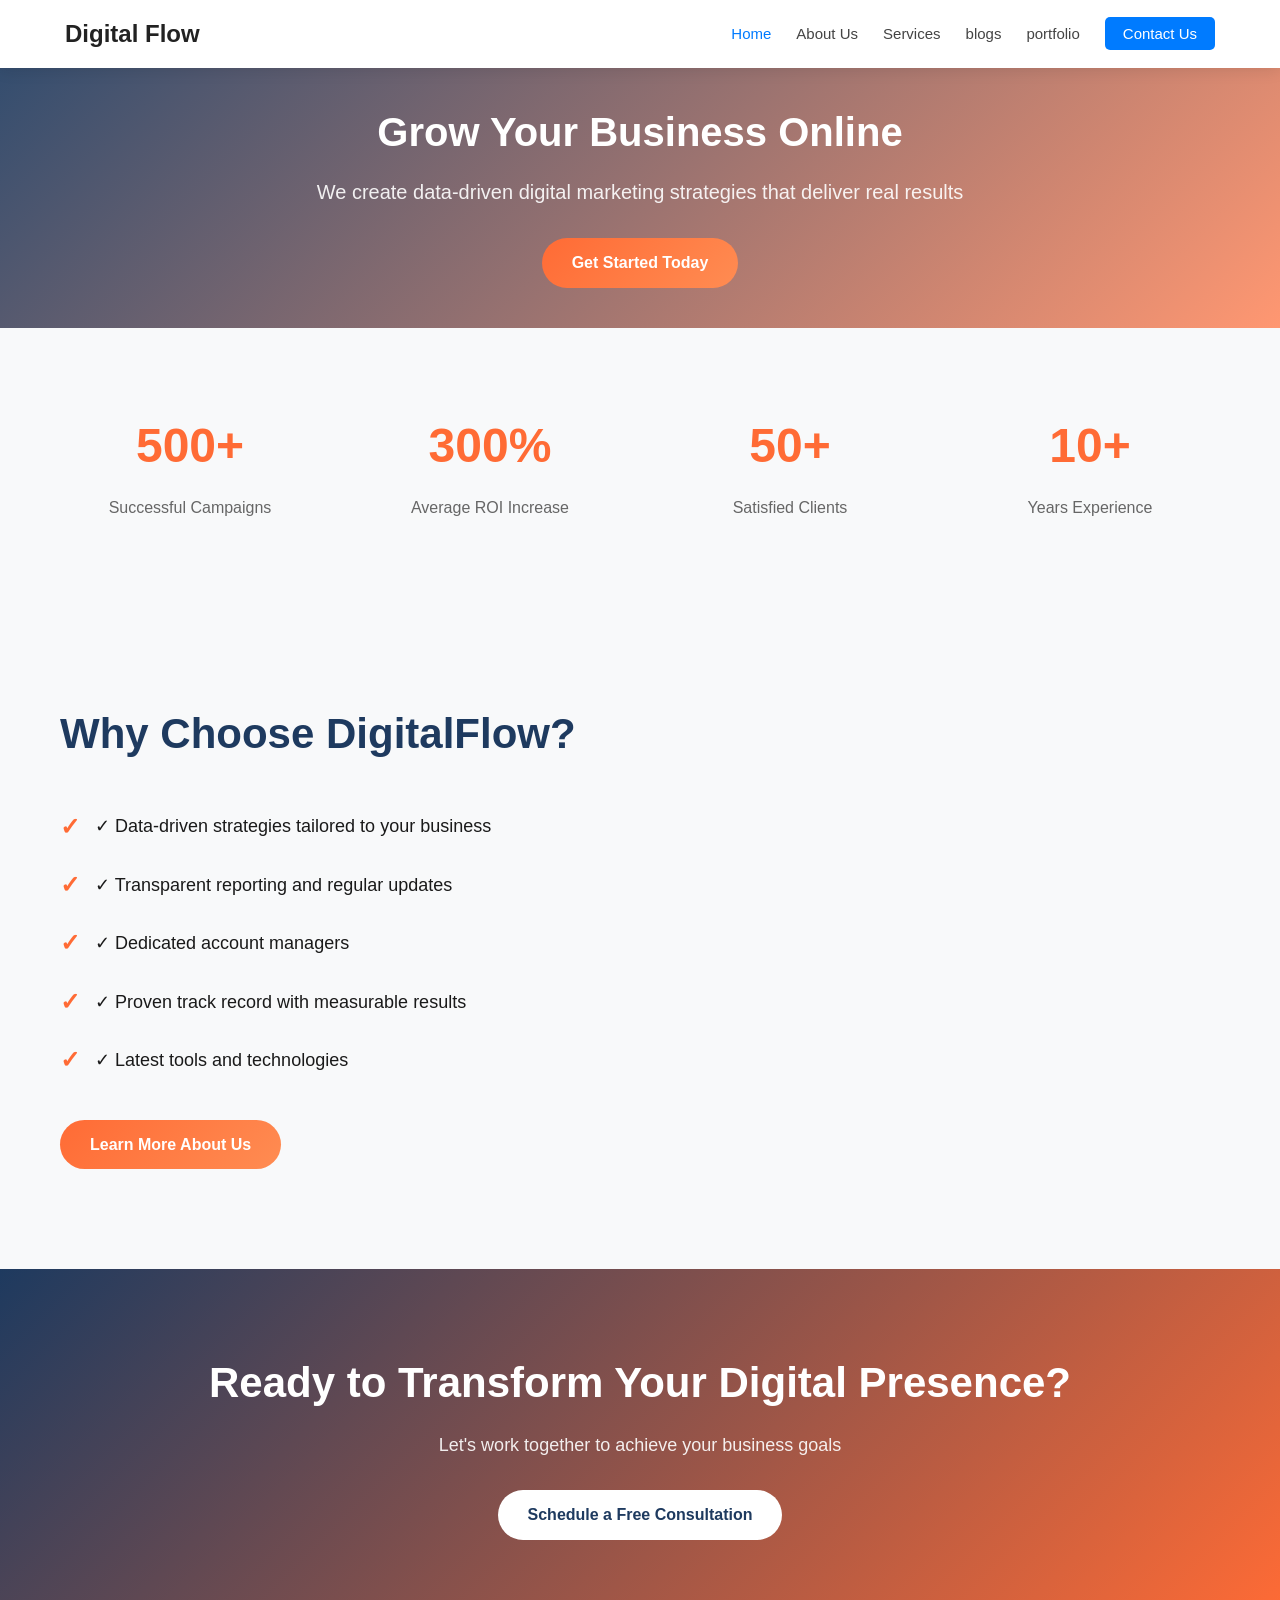
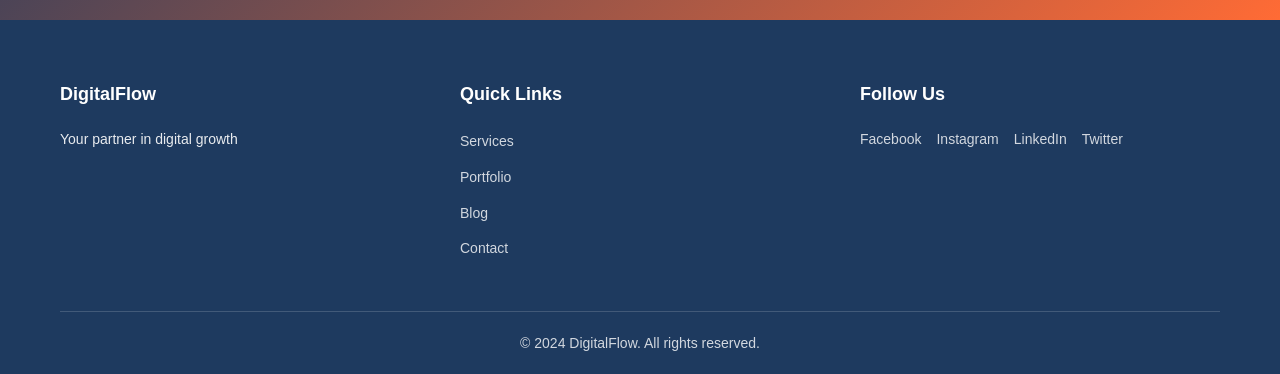
<file: index.html>
<!DOCTYPE html>
<html lang="en">
<head>
    <meta charset="UTF-8">
    <meta name="viewport" content="width=device-width, initial-scale=1.0">
    <title>DigitalFlow - Professional Digital Marketing Agency</title>
    <link rel="stylesheet" href="css/style.css">
    <script async src="https://pagead2.googlesyndication.com/pagead/js/adsbygoogle.js?client=ca-pub-6858215413914356"
     crossorigin="anonymous"></script>
</head>
<body>

    <!-- Navigation -->
   <header>
    <nav class="navbar">
        <!-- Logo / Website Name -->
        <a href="#" class="logo">Digital Flow</a>

        <!-- Main Navigation Links -->
        <ul class="nav-links" id="navLinks">
            <li><a href="#home" class="active">Home</a></li>
            <li><a href="about.html">About Us</a></li>
            <li><a href="services.html">Services</a></li>
            <li><a href="blog.html">blogs</a></li>
              <li><a href="portfolio.html">portfolio</a> </li>
            <li><a href="contact.html" class="btn-nav">Contact Us</a></li>
        </ul>

        <!-- Mobile Toggler -->
        <div class="menu-icon" id="menuIcon">
            <span></span>
            <span></span>
            <span></span>
        </div>
    </nav>
</header>

    <!-- Hero Section -->
    <section class="hero">
        <div class="hero-content">
            <h1>Grow Your Business Online</h1>
            <p>We create data-driven digital marketing strategies that deliver real results</p>
            <a href="contact.html" class="btn btn-primary">Get Started Today</a>
        </div>
        <div class="hero-background"></div>
         </section>
<section class="stats">
    <div class="container">
     <div class="stat-card">
                <h3>500+</h3>
                <p>Successful Campaigns</p>
            </div>
            <div class="stat-card">
                <h3>300%</h3>
                <p>Average ROI Increase</p>
            </div>
            <div class="stat-card">
                <h3>50+</h3>
                <p>Satisfied Clients</p>
            </div>
            <div class="stat-card">
                <h3>10+</h3>
                <p>Years Experience</p>
            </div>
            </div>
        </section>



    <!-- Why Choose Us -->
    <section class="why-us">
        <div class="container">
            <div class="why-content">
                <h2>Why Choose DigitalFlow?</h2>
                <ul class="features-list">
                    <li>✓ Data-driven strategies tailored to your business</li>
                    <li>✓ Transparent reporting and regular updates</li>
                    <li>✓ Dedicated account managers</li>
                    <li>✓ Proven track record with measurable results</li>
                    <li>✓ Latest tools and technologies</li>
                </ul>
                <a href="about.html" class="btn btn-primary">Learn More About Us</a>
            </div>
        </div>
    </section>

    <!-- CTA Section -->
    <section class="cta-section">
        <div class="container">
            <h2>Ready to Transform Your Digital Presence?</h2>
            <p>Let's work together to achieve your business goals</p>
            <a href="contact.html" class="btn btn-light">Schedule a Free Consultation</a>
        </div>
    </section>

    <!-- Footer -->
    <footer class="footer">
        <div class="container">
            <div class="footer-content">
                <div class="footer-section">
                    <h4>DigitalFlow</h4>
                    <p>Your partner in digital growth</p>
                </div>
                <div class="footer-section">
                    <h4>Quick Links</h4>
                    <ul>
                        <li><a href="services.html">Services</a></li>
                        <li><a href="portfolio.html">Portfolio</a></li>
                        <li><a href="blog.html">Blog</a></li>
                        <li><a href="contact.html">Contact</a></li>
                    </ul>
                </div>
                <div class="footer-section">
                    <h4>Follow Us</h4>
                    <div class="social-links">
                        <a href="#">Facebook</a>
                        <a href="#">Instagram</a>
                        <a href="#">LinkedIn</a>
                        <a href="#">Twitter</a>
                    </div>
                </div>
            </div>
            <div class="footer-bottom">
                <p>&copy; 2024 DigitalFlow. All rights reserved.</p>
            </div>
        </div>
    </footer>

    <script src="js/script.js"></script>
</body>
</html>
</file>
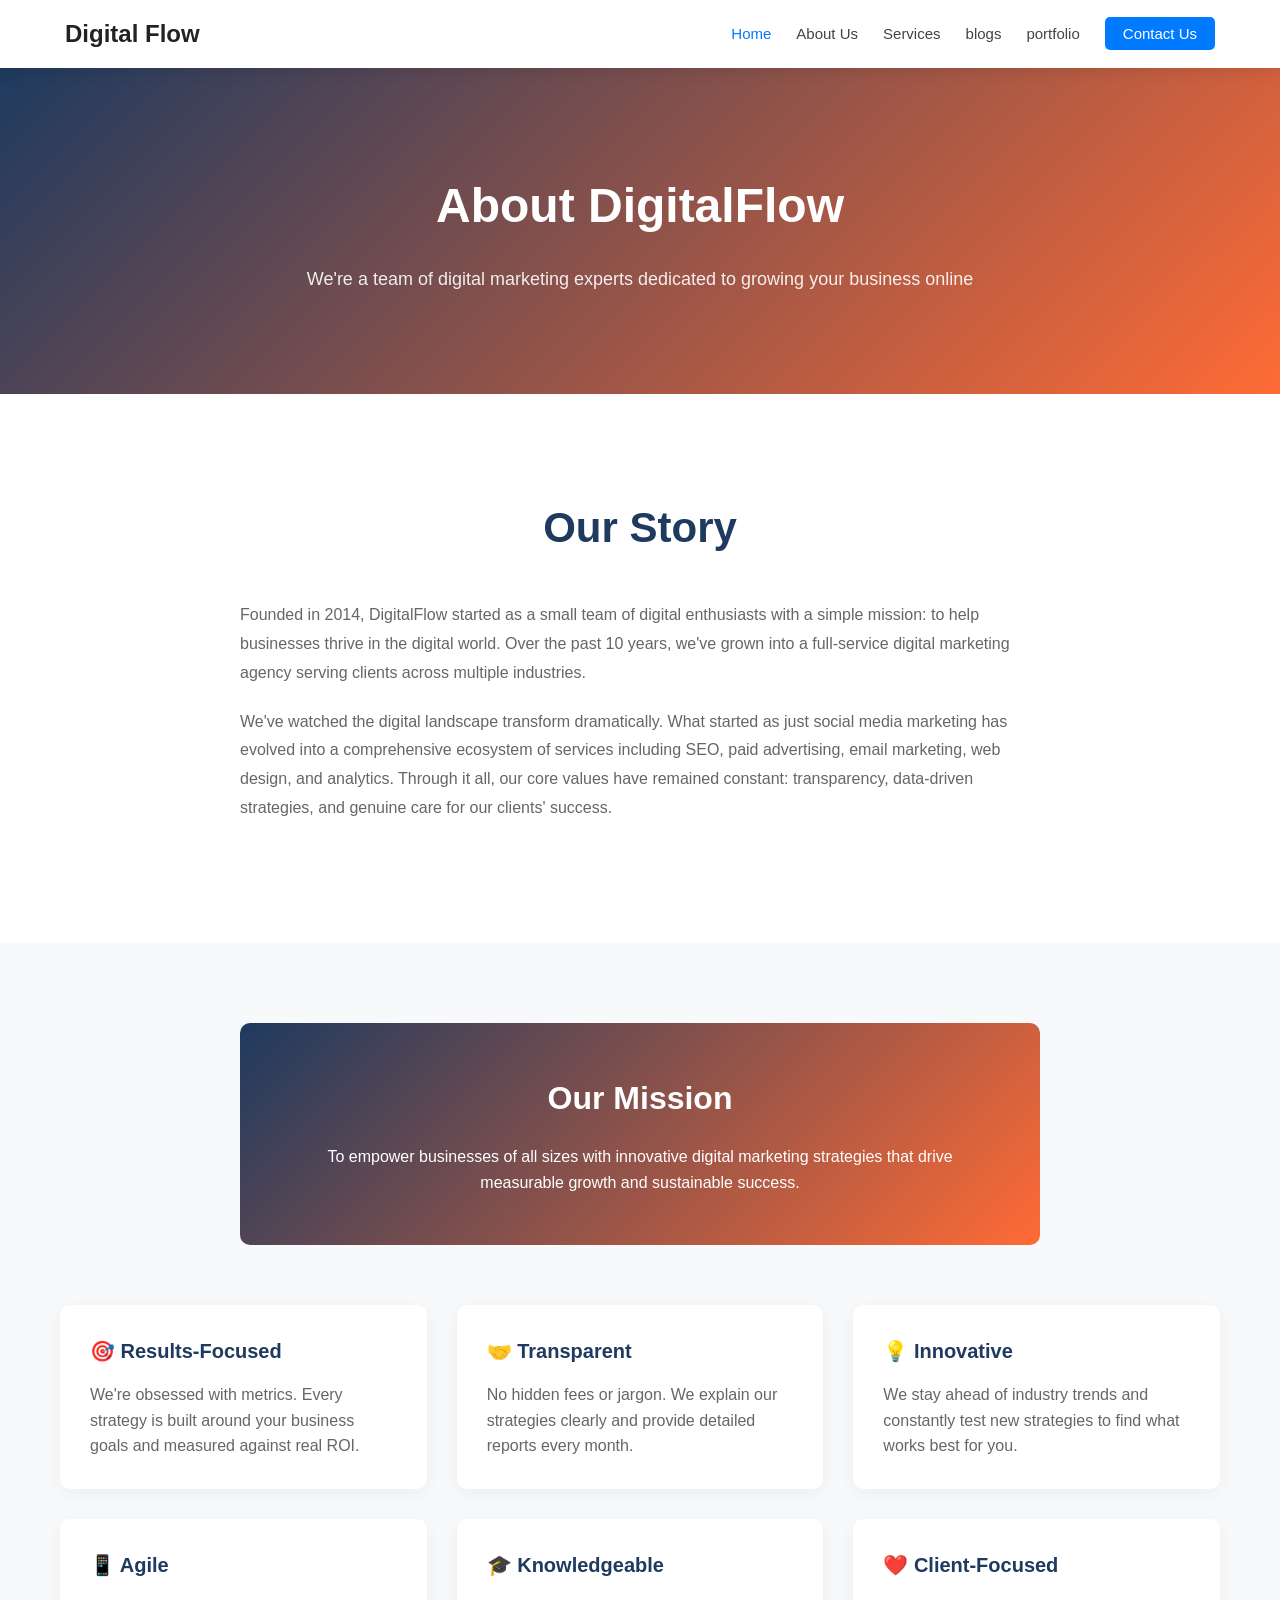
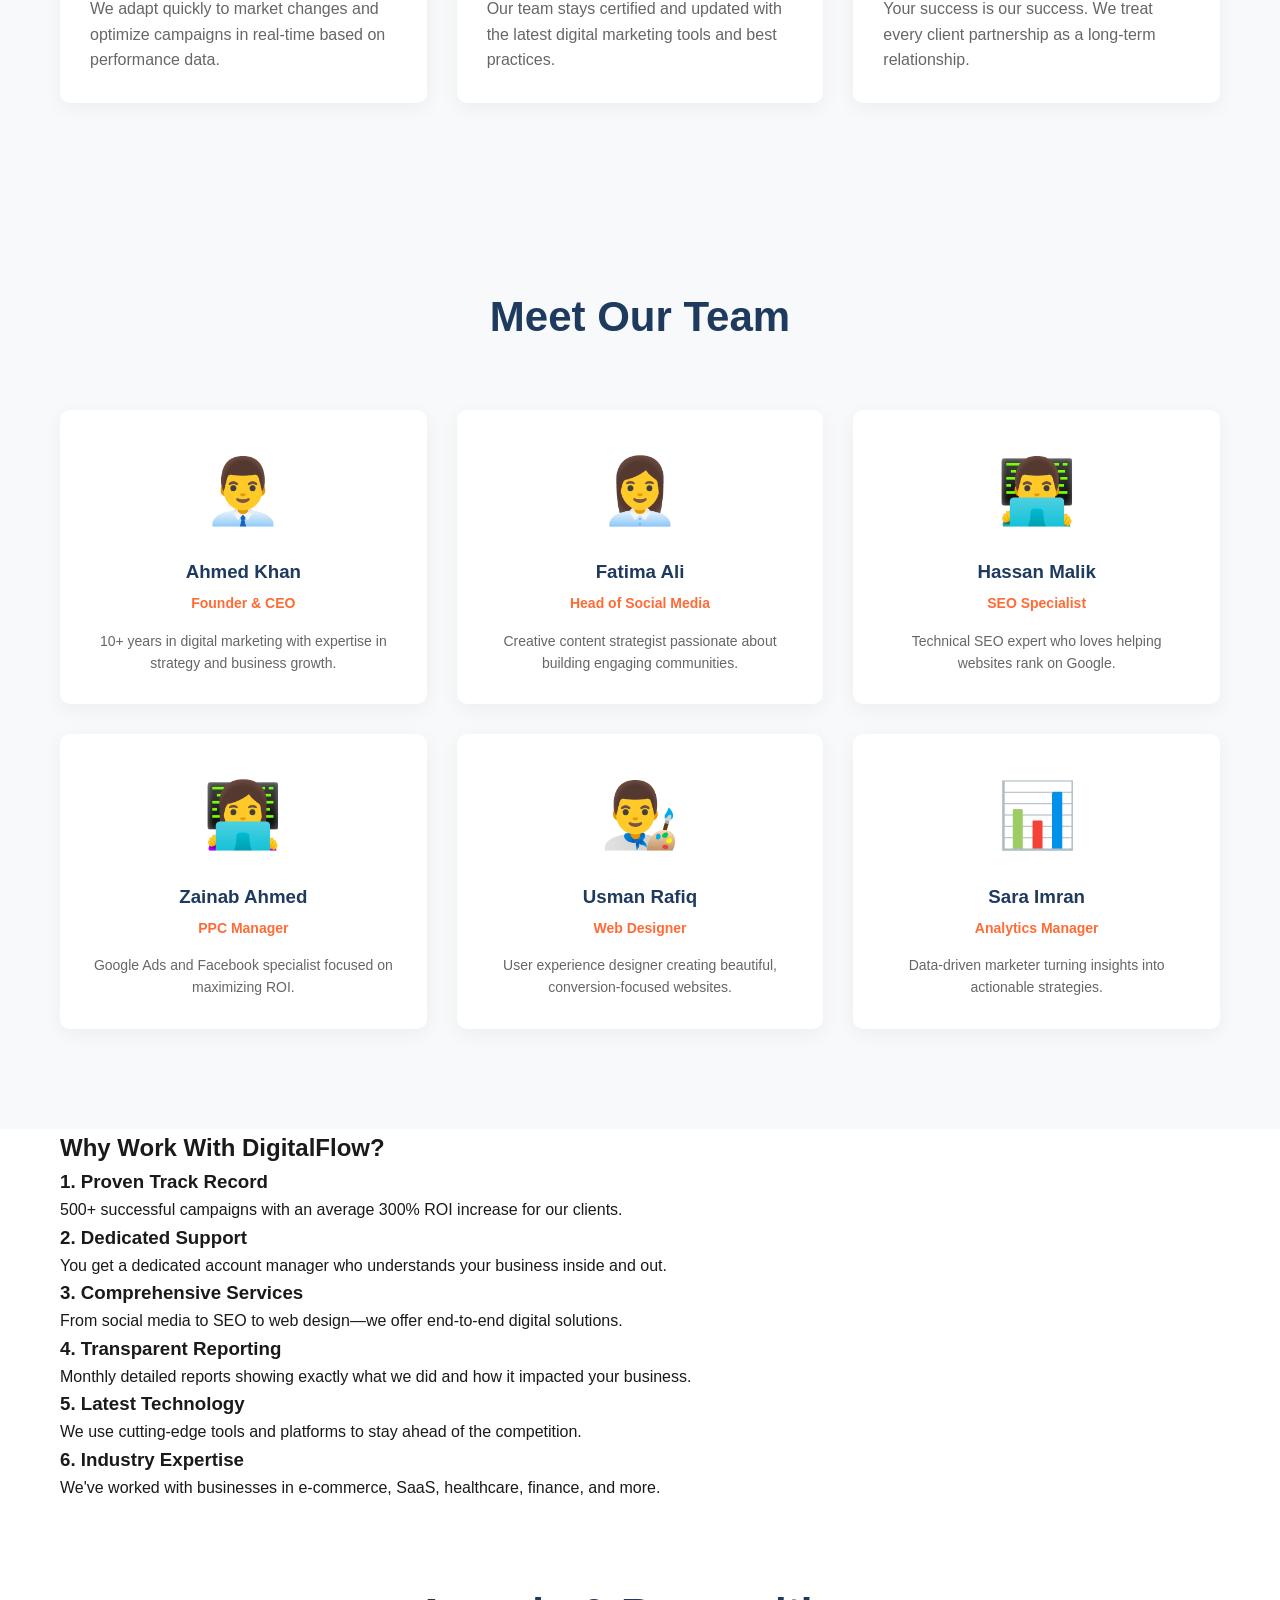
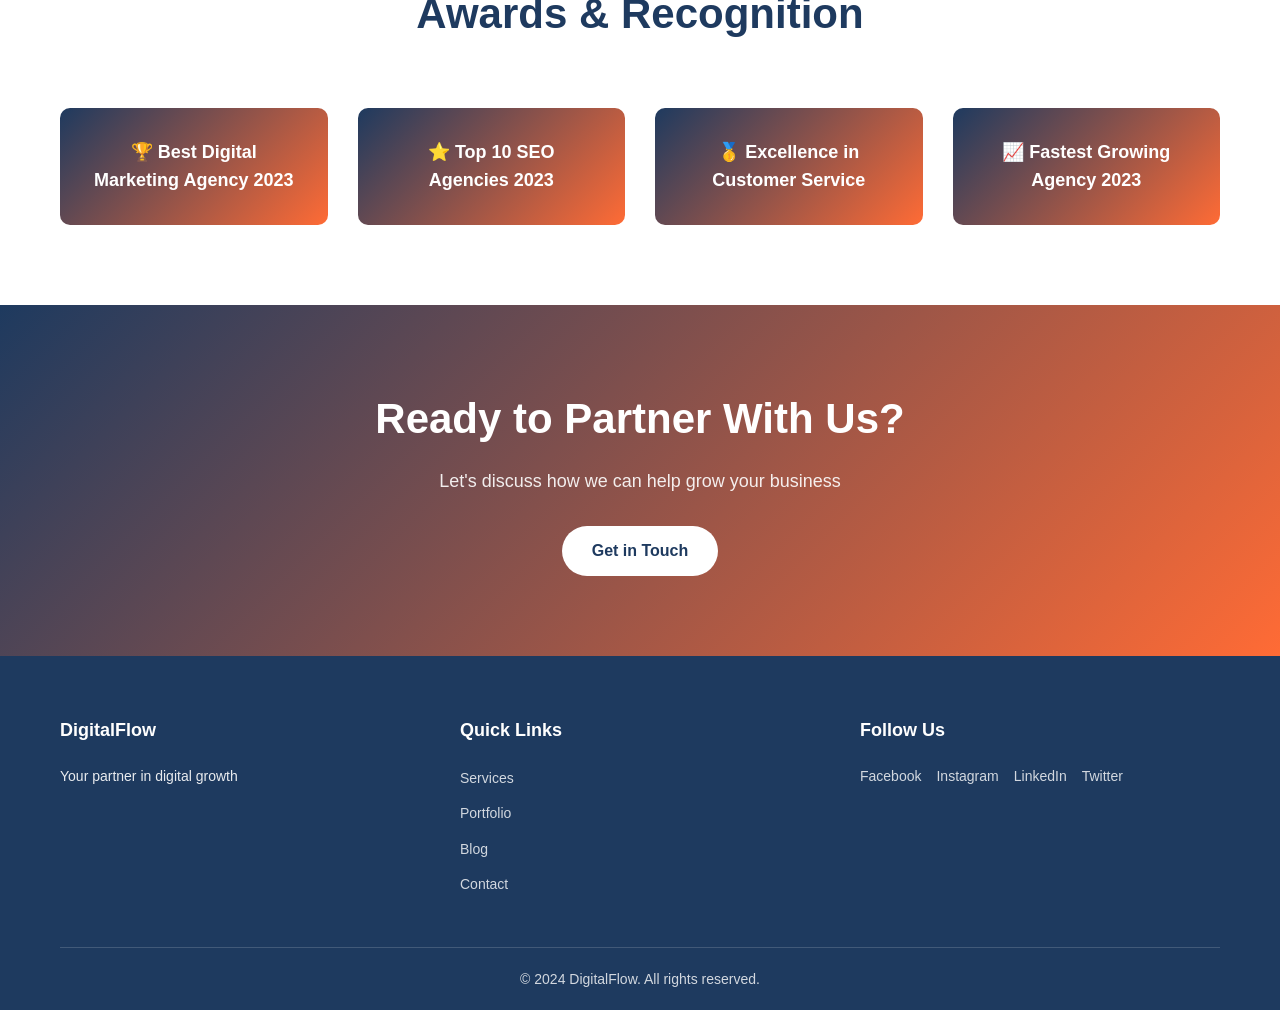
<file: about.html>
<!DOCTYPE html>
<html lang="en">
<head>
    <meta charset="UTF-8">
    <meta name="viewport" content="width=device-width, initial-scale=1.0">
    <title>About Us - Meet the DigitalFlow Team | Digital Marketing Agency</title>
    <link rel="stylesheet" href="css/style.css">
    <script async src="https://pagead2.googlesyndication.com/pagead/js/adsbygoogle.js?client=ca-pub-6858215413914356"
     crossorigin="anonymous"></script>
</head>
<body>
    <!-- Navigation -->
   <header>
    <nav class="navbar">
        <!-- Logo / Website Name -->
        <a href="#" class="logo">Digital Flow</a>

        <!-- Main Navigation Links -->
        <ul class="nav-links" id="navLinks">
            <li><a href="#home" class="active">Home</a></li>
            <li><a href="about.html">About Us</a></li>
            <li><a href="services.html">Services</a></li>
            <li><a href="blog.html">blogs</a></li>
              <li><a href="portfolio.html">portfolio</a> </li>
            <li><a href="contact.html" class="btn-nav">Contact Us</a></li>
        </ul>

        <!-- Mobile Toggler -->
        <div class="menu-icon" id="menuIcon">
            <span></span>
            <span></span>
            <span></span>
        </div>
    </nav>
</header>


    <!-- Page Hero -->
    <section class="page-hero">
        <div class="container">
            <h1>About DigitalFlow</h1>
            <p>We're a team of digital marketing experts dedicated to growing your business online</p>
        </div>
    </section>

    <!-- Our Story -->
    <section class="about-story">
        <div class="container">
            <h2>Our Story</h2>
            <div class="story-content">
                <p>Founded in 2014, DigitalFlow started as a small team of digital enthusiasts with a simple mission: to help businesses thrive in the digital world. Over the past 10 years, we've grown into a full-service digital marketing agency serving clients across multiple industries.</p>
                <p>We've watched the digital landscape transform dramatically. What started as just social media marketing has evolved into a comprehensive ecosystem of services including SEO, paid advertising, email marketing, web design, and analytics. Through it all, our core values have remained constant: transparency, data-driven strategies, and genuine care for our clients' success.</p>
            </div>
        </div>
    </section>

    <!-- Our Mission & Values -->
    <section class="mission-values">
        <div class="container">
            <div class="mission-box">
                <h3>Our Mission</h3>
                <p>To empower businesses of all sizes with innovative digital marketing strategies that drive measurable growth and sustainable success.</p>
            </div>
            <div class="values-grid">
                <div class="value-card">
                    <h4>🎯 Results-Focused</h4>
                    <p>We're obsessed with metrics. Every strategy is built around your business goals and measured against real ROI.</p>
                </div>
                <div class="value-card">
                    <h4>🤝 Transparent</h4>
                    <p>No hidden fees or jargon. We explain our strategies clearly and provide detailed reports every month.</p>
                </div>
                <div class="value-card">
                    <h4>💡 Innovative</h4>
                    <p>We stay ahead of industry trends and constantly test new strategies to find what works best for you.</p>
                </div>
                <div class="value-card">
                    <h4>📱 Agile</h4>
                    <p>We adapt quickly to market changes and optimize campaigns in real-time based on performance data.</p>
                </div>
                <div class="value-card">
                    <h4>🎓 Knowledgeable</h4>
                    <p>Our team stays certified and updated with the latest digital marketing tools and best practices.</p>
                </div>
                <div class="value-card">
                    <h4>❤️ Client-Focused</h4>
                    <p>Your success is our success. We treat every client partnership as a long-term relationship.</p>
                </div>
            </div>
        </div>
    </section>

    <!-- Team Section -->
    <section class="team">
        <div class="container">
            <h2>Meet Our Team</h2>
            <div class="team-grid">
                <div class="team-card">
                    <div class="team-image">👨‍💼</div>
                    <h3>Ahmed Khan</h3>
                    <p class="role">Founder & CEO</p>
                    <p>10+ years in digital marketing with expertise in strategy and business growth.</p>
                </div>
                <div class="team-card">
                    <div class="team-image">👩‍💼</div>
                    <h3>Fatima Ali</h3>
                    <p class="role">Head of Social Media</p>
                    <p>Creative content strategist passionate about building engaging communities.</p>
                </div>
                <div class="team-card">
                    <div class="team-image">👨‍💻</div>
                    <h3>Hassan Malik</h3>
                    <p class="role">SEO Specialist</p>
                    <p>Technical SEO expert who loves helping websites rank on Google.</p>
                </div>
                <div class="team-card">
                    <div class="team-image">👩‍💻</div>
                    <h3>Zainab Ahmed</h3>
                    <p class="role">PPC Manager</p>
                    <p>Google Ads and Facebook specialist focused on maximizing ROI.</p>
                </div>
                <div class="team-card">
                    <div class="team-image">👨‍🎨</div>
                    <h3>Usman Rafiq</h3>
                    <p class="role">Web Designer</p>
                    <p>User experience designer creating beautiful, conversion-focused websites.</p>
                </div>
                <div class="team-card">
                    <div class="team-image">📊</div>
                    <h3>Sara Imran</h3>
                    <p class="role">Analytics Manager</p>
                    <p>Data-driven marketer turning insights into actionable strategies.</p>
                </div>
            </div>
        </div>
    </section>

    <!-- Why Work With Us -->
    <section class="why-work">
        <div class="container">
            <h2>Why Work With DigitalFlow?</h2>
            <div class="reasons-grid">
                <div class="reason-card">
                    <h3>1. Proven Track Record</h3>
                    <p>500+ successful campaigns with an average 300% ROI increase for our clients.</p>
                </div>
                <div class="reason-card">
                    <h3>2. Dedicated Support</h3>
                    <p>You get a dedicated account manager who understands your business inside and out.</p>
                </div>
                <div class="reason-card">
                    <h3>3. Comprehensive Services</h3>
                    <p>From social media to SEO to web design—we offer end-to-end digital solutions.</p>
                </div>
                <div class="reason-card">
                    <h3>4. Transparent Reporting</h3>
                    <p>Monthly detailed reports showing exactly what we did and how it impacted your business.</p>
                </div>
                <div class="reason-card">
                    <h3>5. Latest Technology</h3>
                    <p>We use cutting-edge tools and platforms to stay ahead of the competition.</p>
                </div>
                <div class="reason-card">
                    <h3>6. Industry Expertise</h3>
                    <p>We've worked with businesses in e-commerce, SaaS, healthcare, finance, and more.</p>
                </div>
            </div>
        </div>
    </section>

    <!-- Awards & Recognition -->
    <section class="awards">
        <div class="container">
            <h2>Awards & Recognition</h2>
            <div class="awards-grid">
                <div class="award">🏆 Best Digital Marketing Agency 2023</div>
                <div class="award">⭐ Top 10 SEO Agencies 2023</div>
                <div class="award">🥇 Excellence in Customer Service</div>
                <div class="award">📈 Fastest Growing Agency 2023</div>
            </div>
        </div>
    </section>

    <!-- CTA Section -->
    <section class="cta-section">
        <div class="container">
            <h2>Ready to Partner With Us?</h2>
            <p>Let's discuss how we can help grow your business</p>
            <a href="contact.html" class="btn btn-light">Get in Touch</a>
        </div>
    </section>

    <!-- Footer -->
    <footer class="footer">
        <div class="container">
            <div class="footer-content">
                <div class="footer-section">
                    <h4>DigitalFlow</h4>
                    <p>Your partner in digital growth</p>
                </div>
                <div class="footer-section">
                    <h4>Quick Links</h4>
                    <ul>
                        <li><a href="services.html">Services</a></li>
                        <li><a href="portfolio.html">Portfolio</a></li>
                        <li><a href="blog.html">Blog</a></li>
                        <li><a href="contact.html">Contact</a></li>
                    </ul>
                </div>
                <div class="footer-section">
                    <h4>Follow Us</h4>
                    <div class="social-links">
                        <a href="#">Facebook</a>
                        <a href="#">Instagram</a>
                        <a href="#">LinkedIn</a>
                        <a href="#">Twitter</a>
                    </div>
                </div>
            </div>
            <div class="footer-bottom">
                <p>&copy; 2024 DigitalFlow. All rights reserved.</p>
            </div>
        </div>
    </footer>

    <script src="js/script.js"></script>
</body>
</html>
</file>
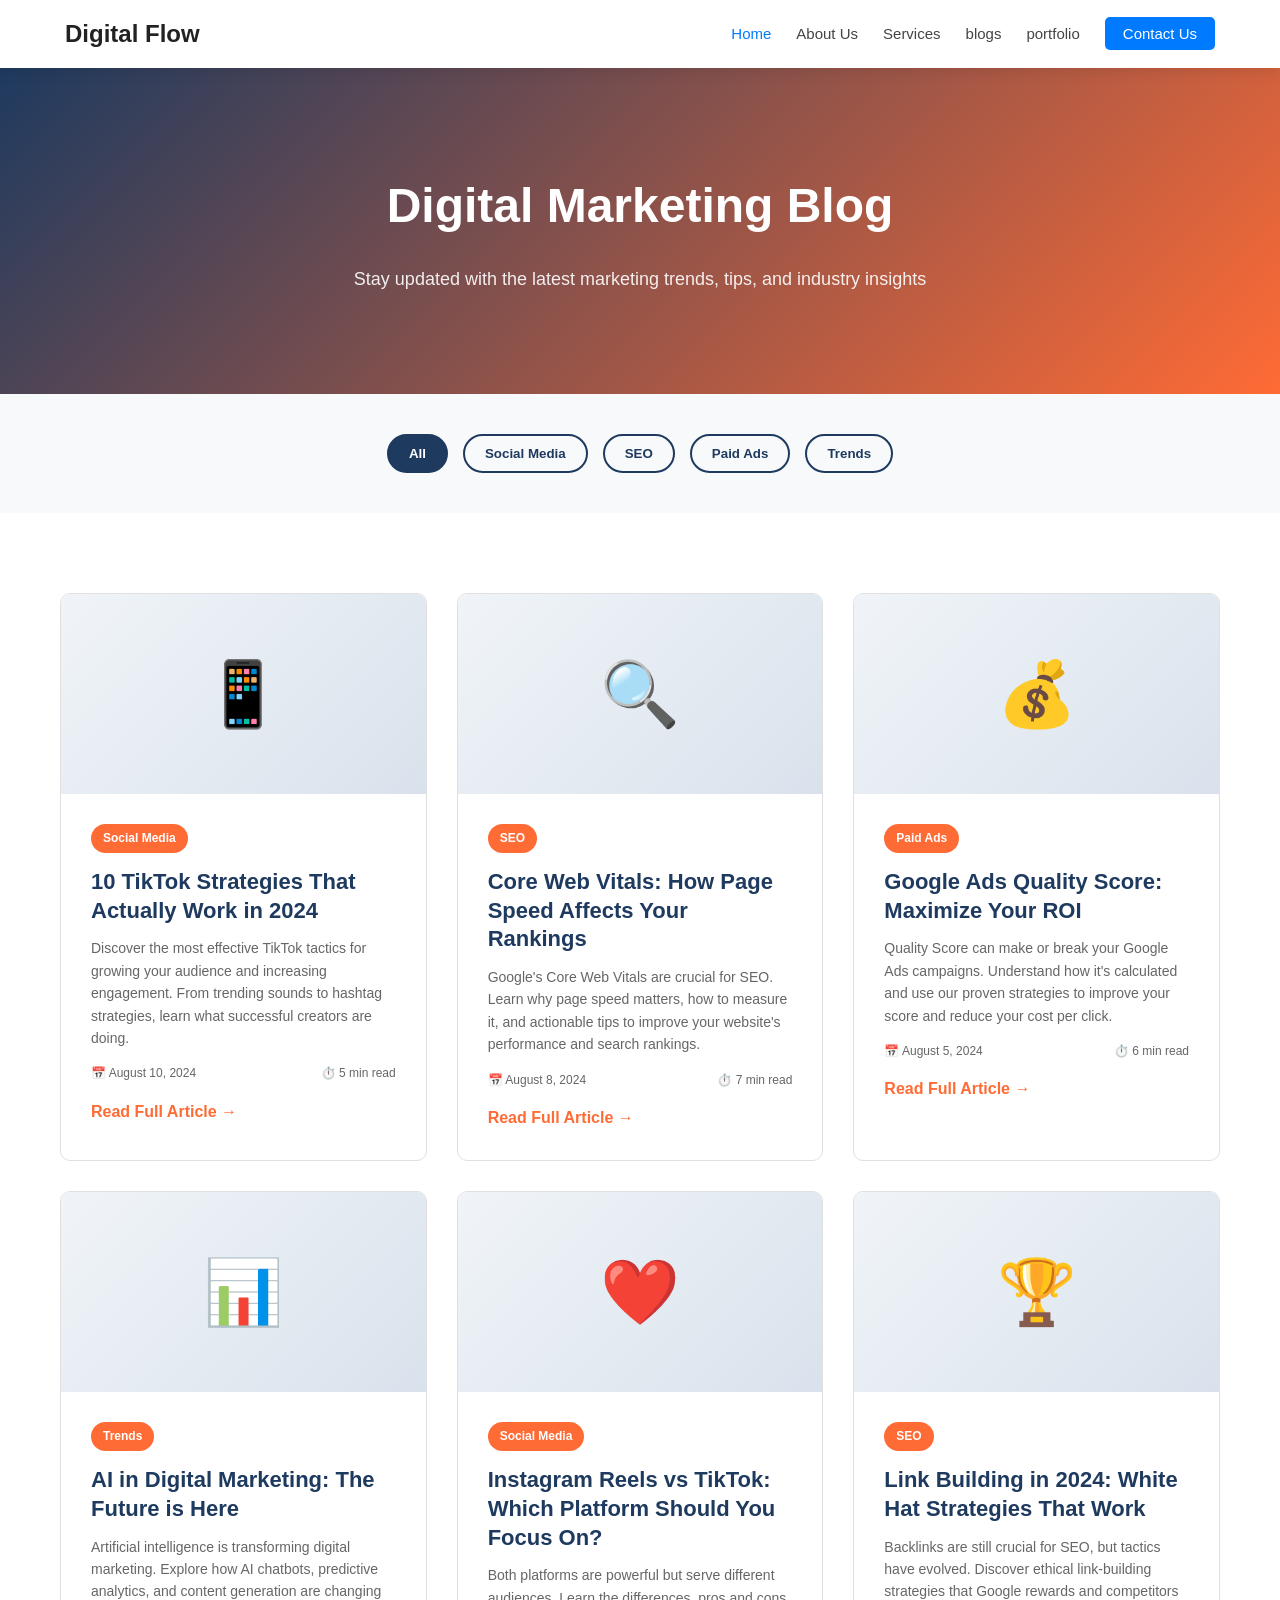
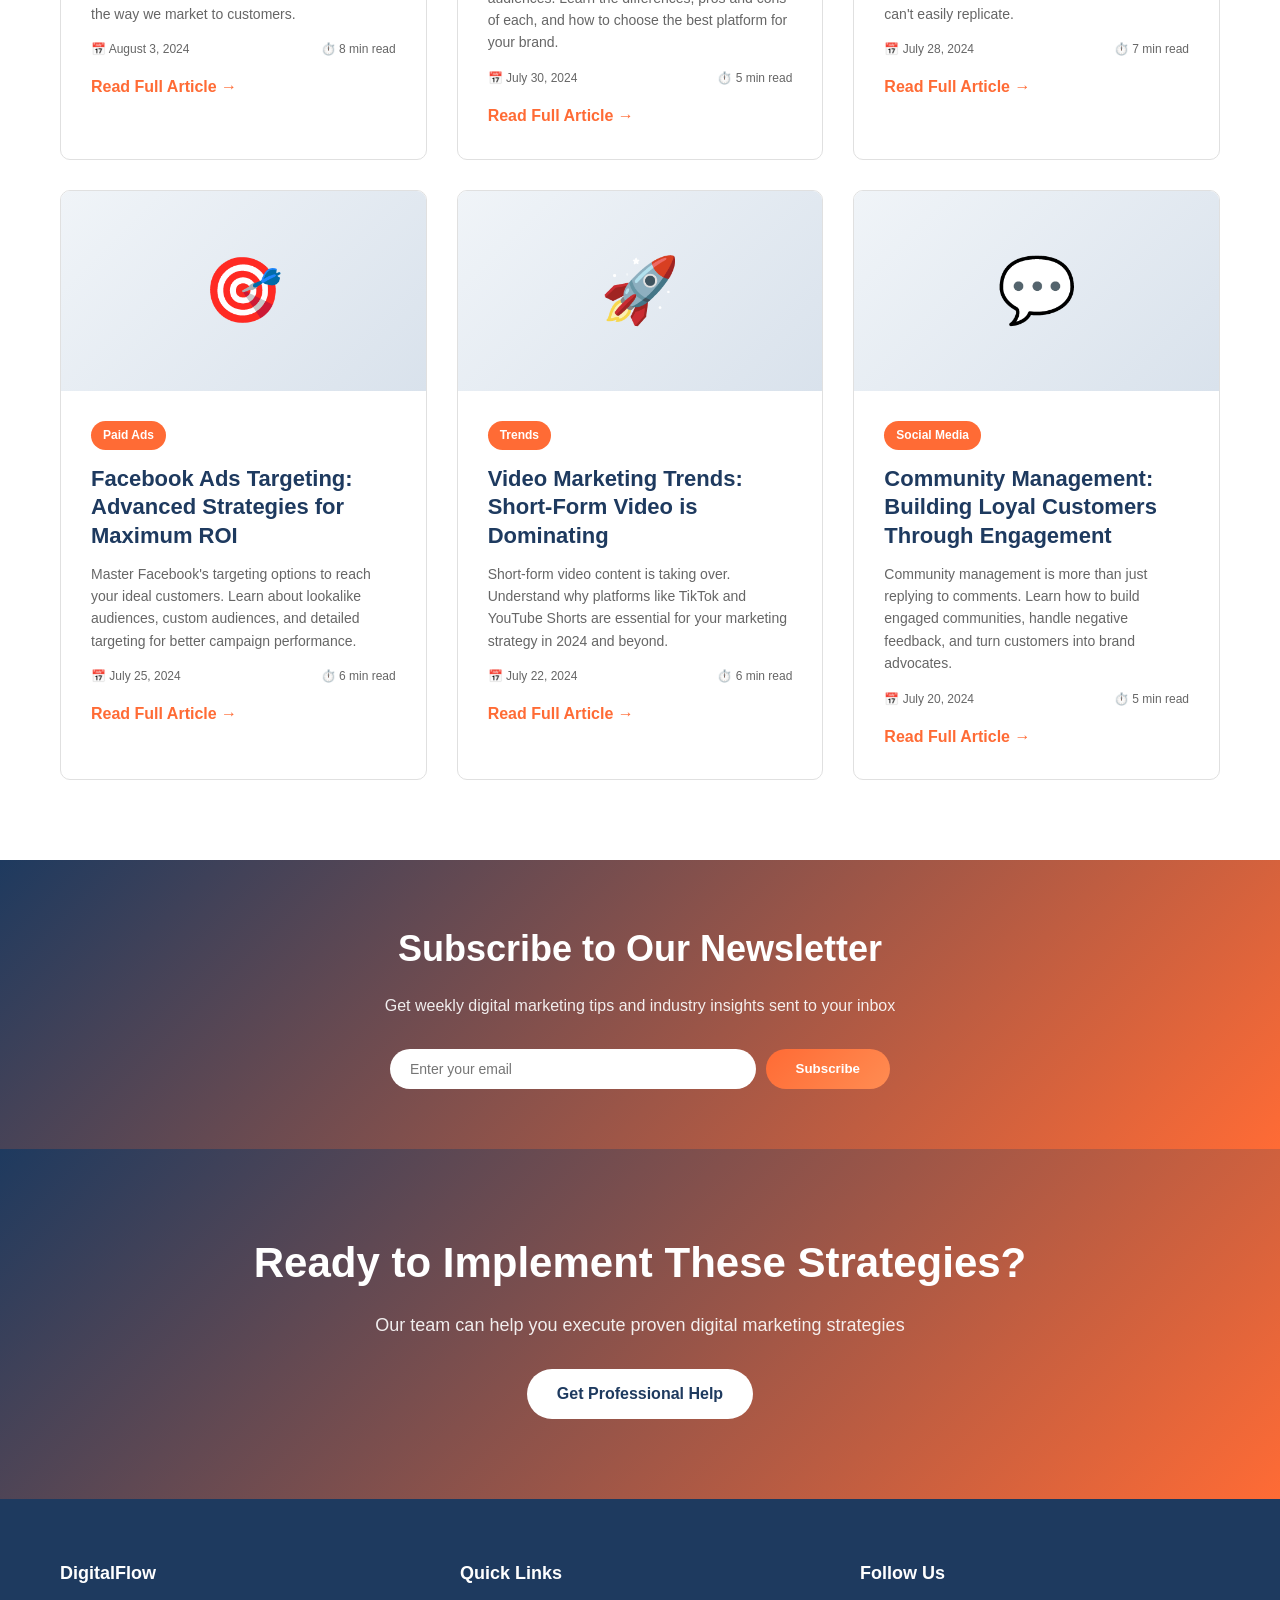
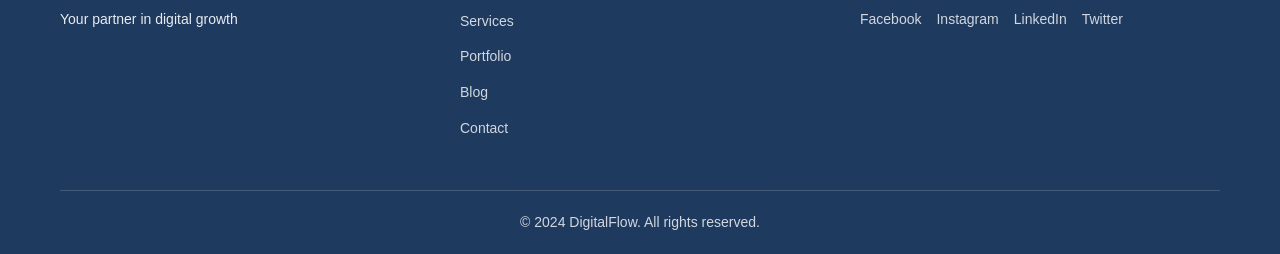
<file: blog.html>
<!DOCTYPE html>
<html lang="en">
<head>
    <meta charset="UTF-8">
    <meta name="viewport" content="width=device-width, initial-scale=1.0">
    <title>Digital Marketing Blog - Tips, Trends & Insights | DigitalFlow</title>
    <link rel="stylesheet" href="css/style.css">
</head>
<body>
    <!-- Navigation -->
   <header>
    <nav class="navbar">
        <!-- Logo / Website Name -->
        <a href="#" class="logo">Digital Flow</a>

        <!-- Main Navigation Links -->
        <ul class="nav-links" id="navLinks">
            <li><a href="#home" class="active">Home</a></li>
            <li><a href="about.html">About Us</a></li>
            <li><a href="services.html">Services</a></li>
            <li><a href="blog.html">blogs</a></li>
              <li><a href="portfolio.html">portfolio</a> </li>
            <li><a href="contact.html" class="btn-nav">Contact Us</a></li>
        </ul>

        <!-- Mobile Toggler -->
        <div class="menu-icon" id="menuIcon">
            <span></span>
            <span></span>
            <span></span>
        </div>
    </nav>
</header>

    <!-- Page Hero -->
    <section class="page-hero">
        <div class="container">
            <h1>Digital Marketing Blog</h1>
            <p>Stay updated with the latest marketing trends, tips, and industry insights</p>
        </div>
    </section>

    <!-- Blog Filter -->
    <section class="blog-filter">
        <div class="container">
            <div class="filter-buttons">
                <button class="filter-btn active" data-filter="all">All</button>
                <button class="filter-btn" data-filter="social">Social Media</button>
                <button class="filter-btn" data-filter="seo">SEO</button>
                <button class="filter-btn" data-filter="ads">Paid Ads</button>
                <button class="filter-btn" data-filter="trends">Trends</button>
            </div>
        </div>
    </section>

    <!-- Blog Posts Grid -->
    <section class="blog-section">
        <div class="container">
            <div class="blog-grid">
                <!-- Post 1 -->
                <article class="blog-card" data-category="social">
                    <div class="blog-image">📱</div>
                    <div class="blog-content">
                        <span class="category-tag">Social Media</span>
                        <h3>10 TikTok Strategies That Actually Work in 2024</h3>
                        <p>Discover the most effective TikTok tactics for growing your audience and increasing engagement. From trending sounds to hashtag strategies, learn what successful creators are doing.</p>
                        <div class="blog-meta">
                            <span>📅 August 10, 2024</span>
                            <span>⏱️ 5 min read</span>
                        </div>
                        <a href="#" class="read-more">Read Full Article →</a>
                    </div>
                </article>

                <!-- Post 2 -->
                <article class="blog-card" data-category="seo">
                    <div class="blog-image">🔍</div>
                    <div class="blog-content">
                        <span class="category-tag">SEO</span>
                        <h3>Core Web Vitals: How Page Speed Affects Your Rankings</h3>
                        <p>Google's Core Web Vitals are crucial for SEO. Learn why page speed matters, how to measure it, and actionable tips to improve your website's performance and search rankings.</p>
                        <div class="blog-meta">
                            <span>📅 August 8, 2024</span>
                            <span>⏱️ 7 min read</span>
                        </div>
                        <a href="#" class="read-more">Read Full Article →</a>
                    </div>
                </article>

                <!-- Post 3 -->
                <article class="blog-card" data-category="ads">
                    <div class="blog-image">💰</div>
                    <div class="blog-content">
                        <span class="category-tag">Paid Ads</span>
                        <h3>Google Ads Quality Score: Maximize Your ROI</h3>
                        <p>Quality Score can make or break your Google Ads campaigns. Understand how it's calculated and use our proven strategies to improve your score and reduce your cost per click.</p>
                        <div class="blog-meta">
                            <span>📅 August 5, 2024</span>
                            <span>⏱️ 6 min read</span>
                        </div>
                        <a href="#" class="read-more">Read Full Article →</a>
                    </div>
                </article>

                <!-- Post 4 -->
                <article class="blog-card" data-category="trends">
                    <div class="blog-image">📊</div>
                    <div class="blog-content">
                        <span class="category-tag">Trends</span>
                        <h3>AI in Digital Marketing: The Future is Here</h3>
                        <p>Artificial intelligence is transforming digital marketing. Explore how AI chatbots, predictive analytics, and content generation are changing the way we market to customers.</p>
                        <div class="blog-meta">
                            <span>📅 August 3, 2024</span>
                            <span>⏱️ 8 min read</span>
                        </div>
                        <a href="#" class="read-more">Read Full Article →</a>
                    </div>
                </article>

                <!-- Post 5 -->
                <article class="blog-card" data-category="social">
                    <div class="blog-image">❤️</div>
                    <div class="blog-content">
                        <span class="category-tag">Social Media</span>
                        <h3>Instagram Reels vs TikTok: Which Platform Should You Focus On?</h3>
                        <p>Both platforms are powerful but serve different audiences. Learn the differences, pros and cons of each, and how to choose the best platform for your brand.</p>
                        <div class="blog-meta">
                            <span>📅 July 30, 2024</span>
                            <span>⏱️ 5 min read</span>
                        </div>
                        <a href="#" class="read-more">Read Full Article →</a>
                    </div>
                </article>

                <!-- Post 6 -->
                <article class="blog-card" data-category="seo">
                    <div class="blog-image">🏆</div>
                    <div class="blog-content">
                        <span class="category-tag">SEO</span>
                        <h3>Link Building in 2024: White Hat Strategies That Work</h3>
                        <p>Backlinks are still crucial for SEO, but tactics have evolved. Discover ethical link-building strategies that Google rewards and competitors can't easily replicate.</p>
                        <div class="blog-meta">
                            <span>📅 July 28, 2024</span>
                            <span>⏱️ 7 min read</span>
                        </div>
                        <a href="#" class="read-more">Read Full Article →</a>
                    </div>
                </article>

                <!-- Post 7 -->
                <article class="blog-card" data-category="ads">
                    <div class="blog-image">🎯</div>
                    <div class="blog-content">
                        <span class="category-tag">Paid Ads</span>
                        <h3>Facebook Ads Targeting: Advanced Strategies for Maximum ROI</h3>
                        <p>Master Facebook's targeting options to reach your ideal customers. Learn about lookalike audiences, custom audiences, and detailed targeting for better campaign performance.</p>
                        <div class="blog-meta">
                            <span>📅 July 25, 2024</span>
                            <span>⏱️ 6 min read</span>
                        </div>
                        <a href="#" class="read-more">Read Full Article →</a>
                    </div>
                </article>

                <!-- Post 8 -->
                <article class="blog-card" data-category="trends">
                    <div class="blog-image">🚀</div>
                    <div class="blog-content">
                        <span class="category-tag">Trends</span>
                        <h3>Video Marketing Trends: Short-Form Video is Dominating</h3>
                        <p>Short-form video content is taking over. Understand why platforms like TikTok and YouTube Shorts are essential for your marketing strategy in 2024 and beyond.</p>
                        <div class="blog-meta">
                            <span>📅 July 22, 2024</span>
                            <span>⏱️ 6 min read</span>
                        </div>
                        <a href="#" class="read-more">Read Full Article →</a>
                    </div>
                </article>

                <!-- Post 9 -->
                <article class="blog-card" data-category="social">
                    <div class="blog-image">💬</div>
                    <div class="blog-content">
                        <span class="category-tag">Social Media</span>
                        <h3>Community Management: Building Loyal Customers Through Engagement</h3>
                        <p>Community management is more than just replying to comments. Learn how to build engaged communities, handle negative feedback, and turn customers into brand advocates.</p>
                        <div class="blog-meta">
                            <span>📅 July 20, 2024</span>
                            <span>⏱️ 5 min read</span>
                        </div>
                        <a href="#" class="read-more">Read Full Article →</a>
                    </div>
                </article>
            </div>
        </div>
    </section>

    <!-- Newsletter Signup -->
    <section class="newsletter">
        <div class="container">
            <h2>Subscribe to Our Newsletter</h2>
            <p>Get weekly digital marketing tips and industry insights sent to your inbox</p>
            <form class="newsletter-form">
                <input type="email" placeholder="Enter your email" required>
                <button type="submit" class="btn btn-primary">Subscribe</button>
            </form>
        </div>
    </section>

    <!-- CTA Section -->
    <section class="cta-section">
        <div class="container">
            <h2>Ready to Implement These Strategies?</h2>
            <p>Our team can help you execute proven digital marketing strategies</p>
            <a href="contact.html" class="btn btn-light">Get Professional Help</a>
        </div>
    </section>

    <!-- Footer -->
    <footer class="footer">
        <div class="container">
            <div class="footer-content">
                <div class="footer-section">
                    <h4>DigitalFlow</h4>
                    <p>Your partner in digital growth</p>
                </div>
                <div class="footer-section">
                    <h4>Quick Links</h4>
                    <ul>
                        <li><a href="services.html">Services</a></li>
                        <li><a href="portfolio.html">Portfolio</a></li>
                        <li><a href="blog.html">Blog</a></li>
                        <li><a href="contact.html">Contact</a></li>
                    </ul>
                </div>
                <div class="footer-section">
                    <h4>Follow Us</h4>
                    <div class="social-links">
                        <a href="#">Facebook</a>
                        <a href="#">Instagram</a>
                        <a href="#">LinkedIn</a>
                        <a href="#">Twitter</a>
                    </div>
                </div>
            </div>
            <div class="footer-bottom">
                <p>&copy; 2024 DigitalFlow. All rights reserved.</p>
            </div>
        </div>
    </footer>

    <script src="js/script.js"></script>
</body>
</html>
</file>
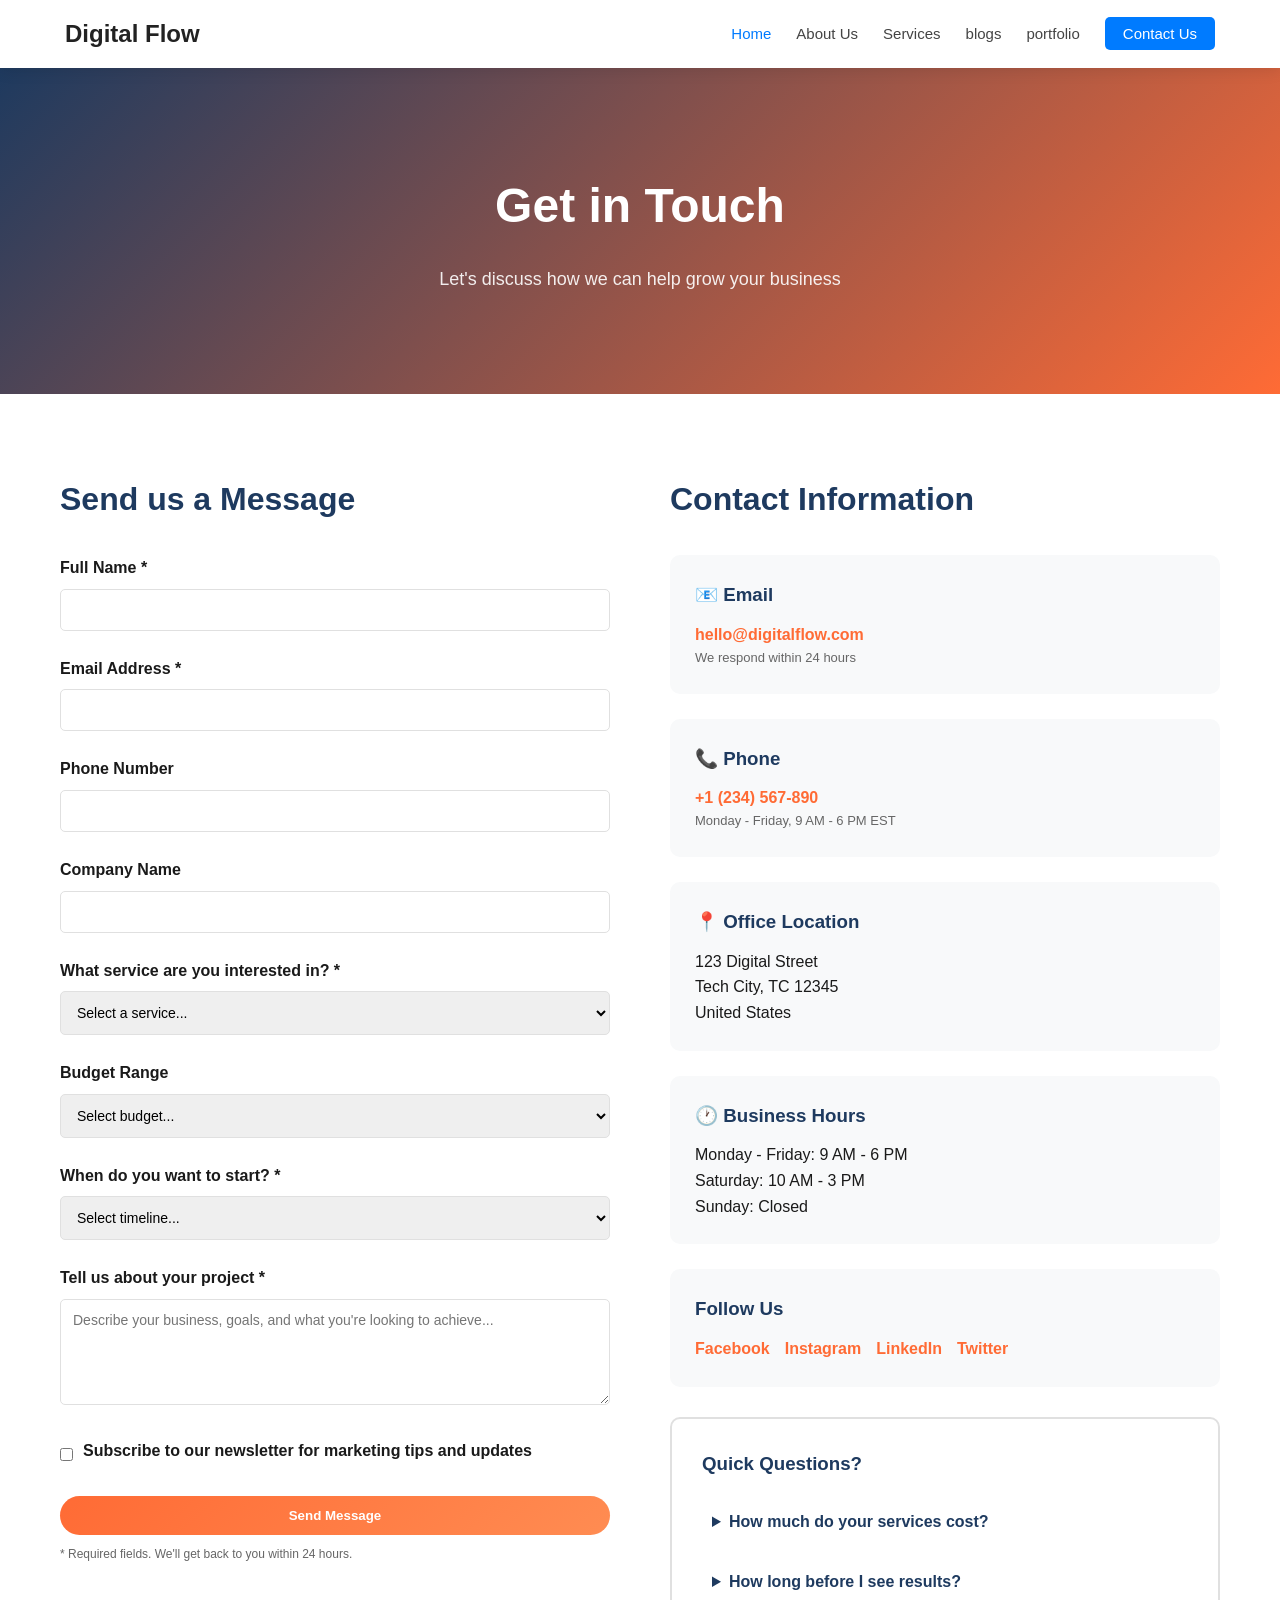
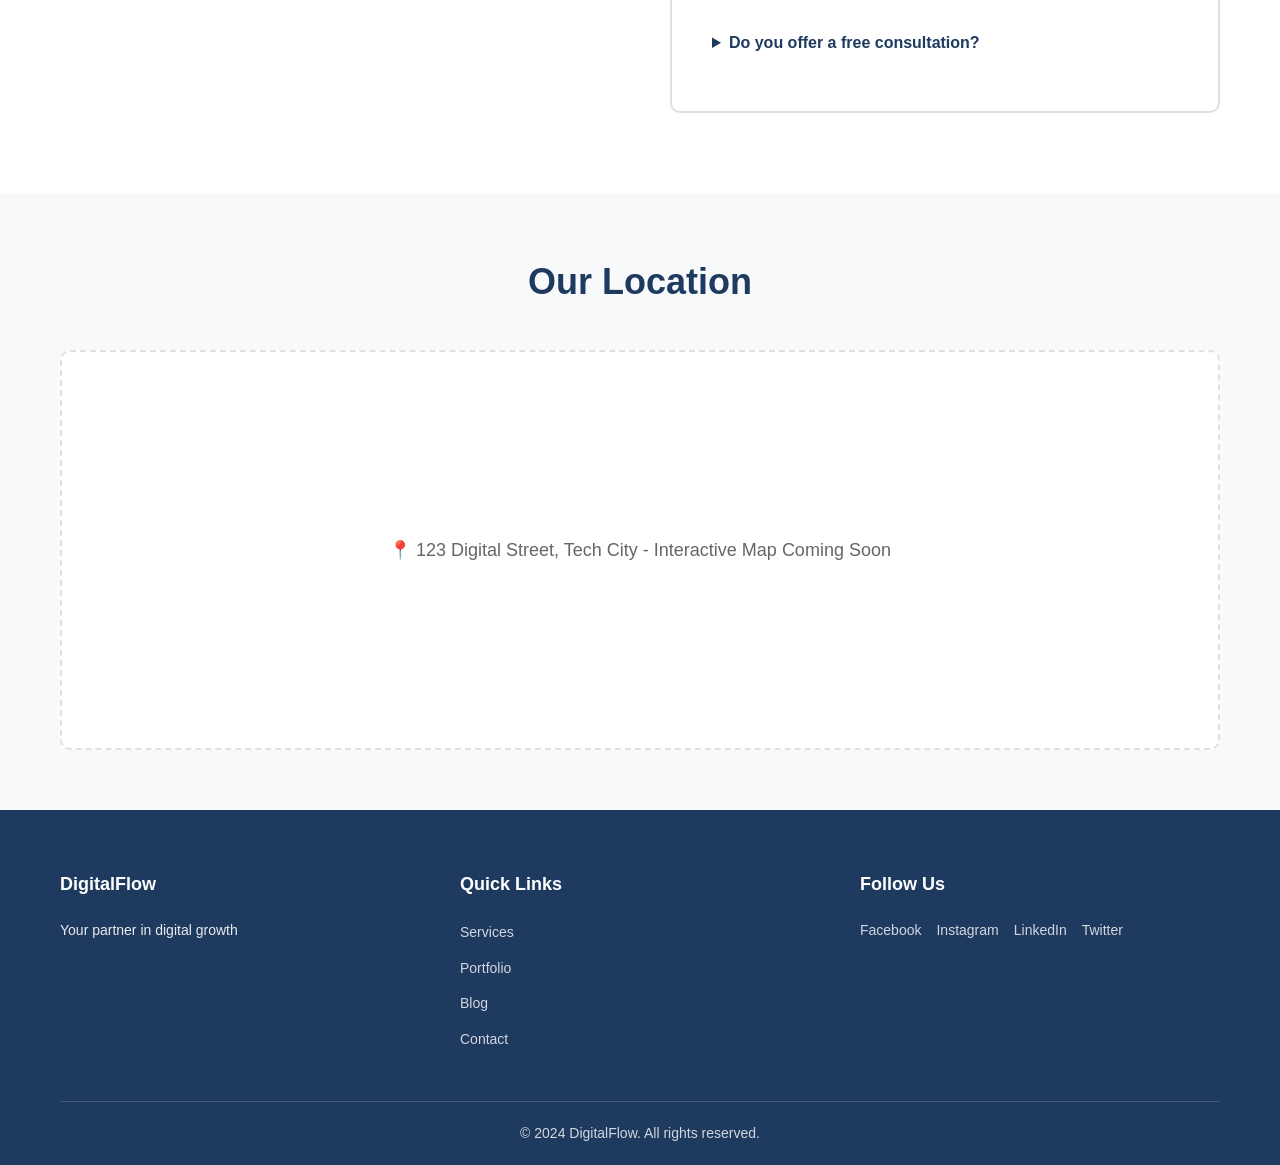
<file: contact.html>
<!DOCTYPE html>
<html lang="en">
<head>
    <meta charset="UTF-8">
    <meta name="viewport" content="width=device-width, initial-scale=1.0">
    <title>Contact Us - Get in Touch with DigitalFlow</title>
    <link rel="stylesheet" href="css/style.css">
    <script async src="https://pagead2.googlesyndication.com/pagead/js/adsbygoogle.js?client=ca-pub-6858215413914356"
     crossorigin="anonymous"></script>
</head>
<body>
    <!-- Navigation -->
   <header>
    <nav class="navbar">
        <!-- Logo / Website Name -->
        <a href="#" class="logo">Digital Flow</a>

        <!-- Main Navigation Links -->
        <ul class="nav-links" id="navLinks">
            <li><a href="#home" class="active">Home</a></li>
            <li><a href="about.html">About Us</a></li>
            <li><a href="services.html">Services</a></li>
            <li><a href="blog.html">blogs</a></li>
              <li><a href="portfolio.html">portfolio</a> </li>
            <li><a href="contact.html" class="btn-nav">Contact Us</a></li>
        </ul>

        <!-- Mobile Toggler -->
        <div class="menu-icon" id="menuIcon">
            <span></span>
            <span></span>
            <span></span>
        </div>
    </nav>
</header>

    <!-- Page Hero -->
    <section class="page-hero">
        <div class="container">
            <h1>Get in Touch</h1>
            <p>Let's discuss how we can help grow your business</p>
        </div>
    </section>

    <!-- Contact Section -->
    <section class="contact-section">
        <div class="container">
            <div class="contact-layout">
                <!-- Contact Form -->
                <div class="contact-form-wrapper">
                    <h2>Send us a Message</h2>
                    <form class="contact-form" id="contactForm">
                        <div class="form-group">
                            <label for="name">Full Name *</label>
                            <input type="text" id="name" name="name" required>
                        </div>

                        <div class="form-group">
                            <label for="email">Email Address *</label>
                            <input type="email" id="email" name="email" required>
                        </div>

                        <div class="form-group">
                            <label for="phone">Phone Number</label>
                            <input type="tel" id="phone" name="phone">
                        </div>

                        <div class="form-group">
                            <label for="company">Company Name</label>
                            <input type="text" id="company" name="company">
                        </div>

                        <div class="form-group">
                            <label for="service">What service are you interested in? *</label>
                            <select id="service" name="service" required>
                                <option value="">Select a service...</option>
                                <option value="social">Social Media Marketing</option>
                                <option value="seo">SEO & Content</option>
                                <option value="ads">Paid Advertising</option>
                                <option value="email">Email Marketing</option>
                                <option value="web">Web Design & Development</option>
                                <option value="analytics">Analytics & Reporting</option>
                                <option value="other">Other</option>
                            </select>
                        </div>

                        <div class="form-group">
                            <label for="budget">Budget Range</label>
                            <select id="budget" name="budget">
                                <option value="">Select budget...</option>
                                <option value="under500">Under $500/month</option>
                                <option value="500-1000">$500 - $1,000/month</option>
                                <option value="1000-3000">$1,000 - $3,000/month</option>
                                <option value="3000-5000">$3,000 - $5,000/month</option>
                                <option value="over5000">$5,000+/month</option>
                            </select>
                        </div>

                        <div class="form-group">
                            <label for="timeline">When do you want to start? *</label>
                            <select id="timeline" name="timeline" required>
                                <option value="">Select timeline...</option>
                                <option value="immediate">Immediately</option>
                                <option value="month">Within a month</option>
                                <option value="quarter">Within 3 months</option>
                                <option value="exploring">Just exploring</option>
                            </select>
                        </div>

                        <div class="form-group">
                            <label for="message">Tell us about your project *</label>
                            <textarea id="message" name="message" rows="5" placeholder="Describe your business, goals, and what you're looking to achieve..." required></textarea>
                        </div>

                        <div class="form-group checkbox">
                            <input type="checkbox" id="newsletter" name="newsletter">
                            <label for="newsletter">Subscribe to our newsletter for marketing tips and updates</label>
                        </div>

                        <button type="submit" class="btn btn-primary btn-block">Send Message</button>
                        <p class="form-note">* Required fields. We'll get back to you within 24 hours.</p>
                    </form>
                </div>

                <!-- Contact Information -->
                <div class="contact-info-wrapper">
                    <h2>Contact Information</h2>
                    
                    <div class="info-card">
                        <h3>📧 Email</h3>
                        <p><a href="mailto:hello@digitalflow.com">hello@digitalflow.com</a></p>
                        <p class="small">We respond within 24 hours</p>
                    </div>

                    <div class="info-card">
                        <h3>📞 Phone</h3>
                        <p><a href="tel:+1234567890">+1 (234) 567-890</a></p>
                        <p class="small">Monday - Friday, 9 AM - 6 PM EST</p>
                    </div>

                    <div class="info-card">
                        <h3>📍 Office Location</h3>
                        <p>123 Digital Street<br>Tech City, TC 12345<br>United States</p>
                    </div>

                    <div class="info-card">
                        <h3>🕐 Business Hours</h3>
                        <p>Monday - Friday: 9 AM - 6 PM<br>Saturday: 10 AM - 3 PM<br>Sunday: Closed</p>
                    </div>

                    <div class="info-card">
                        <h3>Follow Us</h3>
                        <div class="social-links">
                            <a href="#" target="_blank">Facebook</a>
                            <a href="#" target="_blank">Instagram</a>
                            <a href="#" target="_blank">LinkedIn</a>
                            <a href="#" target="_blank">Twitter</a>
                        </div>
                    </div>

                    <!-- Quick FAQ -->
                    <div class="faq-box">
                        <h3>Quick Questions?</h3>
                        <details>
                            <summary>How much do your services cost?</summary>
                            <p>Pricing depends on your business needs and services. We offer packages starting from $500/month. Contact us for a custom quote.</p>
                        </details>
                        <details>
                            <summary>How long before I see results?</summary>
                            <p>Results vary by service. SEO takes 3-6 months, while paid ads show results within days. We'll set realistic expectations during our consultation.</p>
                        </details>
                        <details>
                            <summary>Do you offer a free consultation?</summary>
                            <p>Yes! We offer a free 30-minute consultation to discuss your goals and how we can help.</p>
                        </details>
                    </div>
                </div>
            </div>
        </div>
    </section>

    <!-- Google Map Placeholder -->
    <section class="map-section">
        <div class="container">
            <h2>Our Location</h2>
            <div class="map-placeholder">
                📍 123 Digital Street, Tech City - Interactive Map Coming Soon
            </div>
        </div>
    </section>

    <!-- Footer -->
    <footer class="footer">
        <div class="container">
            <div class="footer-content">
                <div class="footer-section">
                    <h4>DigitalFlow</h4>
                    <p>Your partner in digital growth</p>
                </div>
                <div class="footer-section">
                    <h4>Quick Links</h4>
                    <ul>
                        <li><a href="services.html">Services</a></li>
                        <li><a href="portfolio.html">Portfolio</a></li>
                        <li><a href="blog.html">Blog</a></li>
                        <li><a href="contact.html">Contact</a></li>
                    </ul>
                </div>
                <div class="footer-section">
                    <h4>Follow Us</h4>
                    <div class="social-links">
                        <a href="#">Facebook</a>
                        <a href="#">Instagram</a>
                        <a href="#">LinkedIn</a>
                        <a href="#">Twitter</a>
                    </div>
                </div>
            </div>
            <div class="footer-bottom">
                <p>&copy; 2024 DigitalFlow. All rights reserved.</p>
            </div>
        </div>
    </footer>

    <script src="js/script.js"></script>
</body>
</html>
</file>
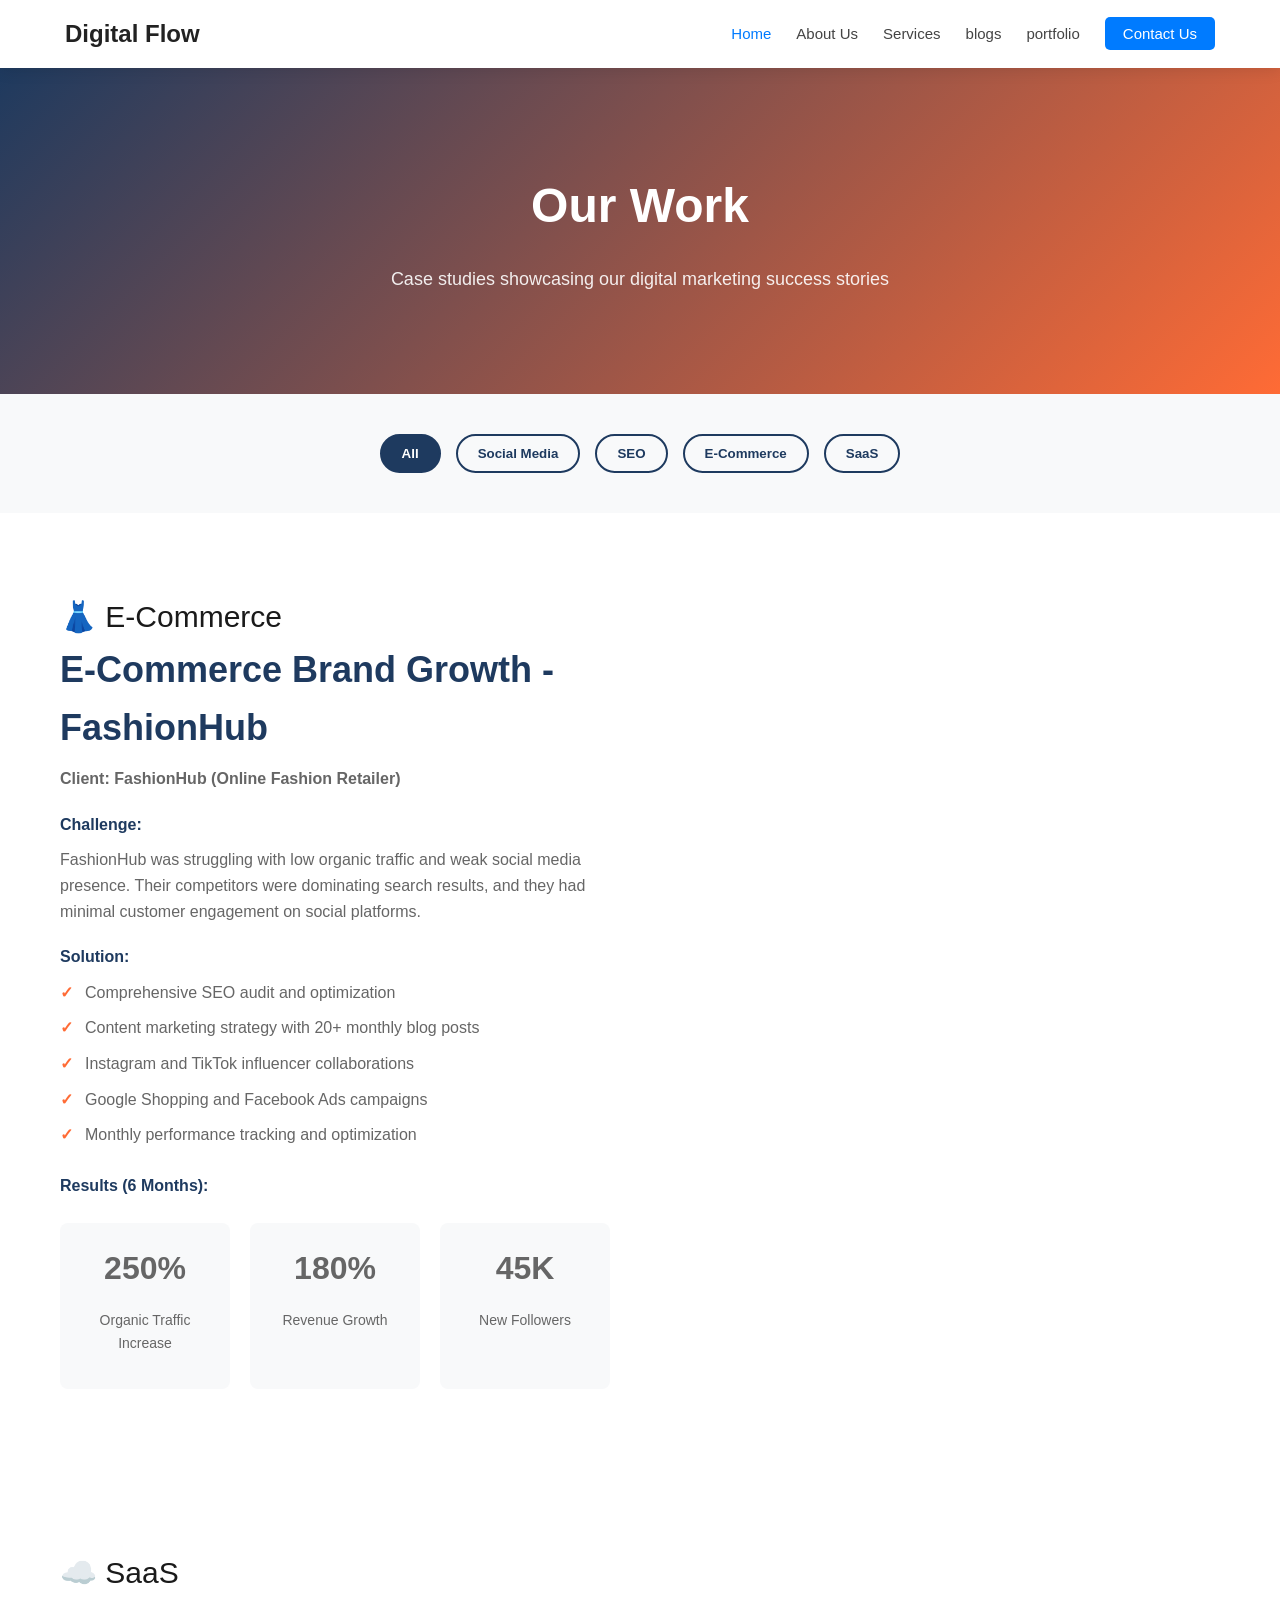
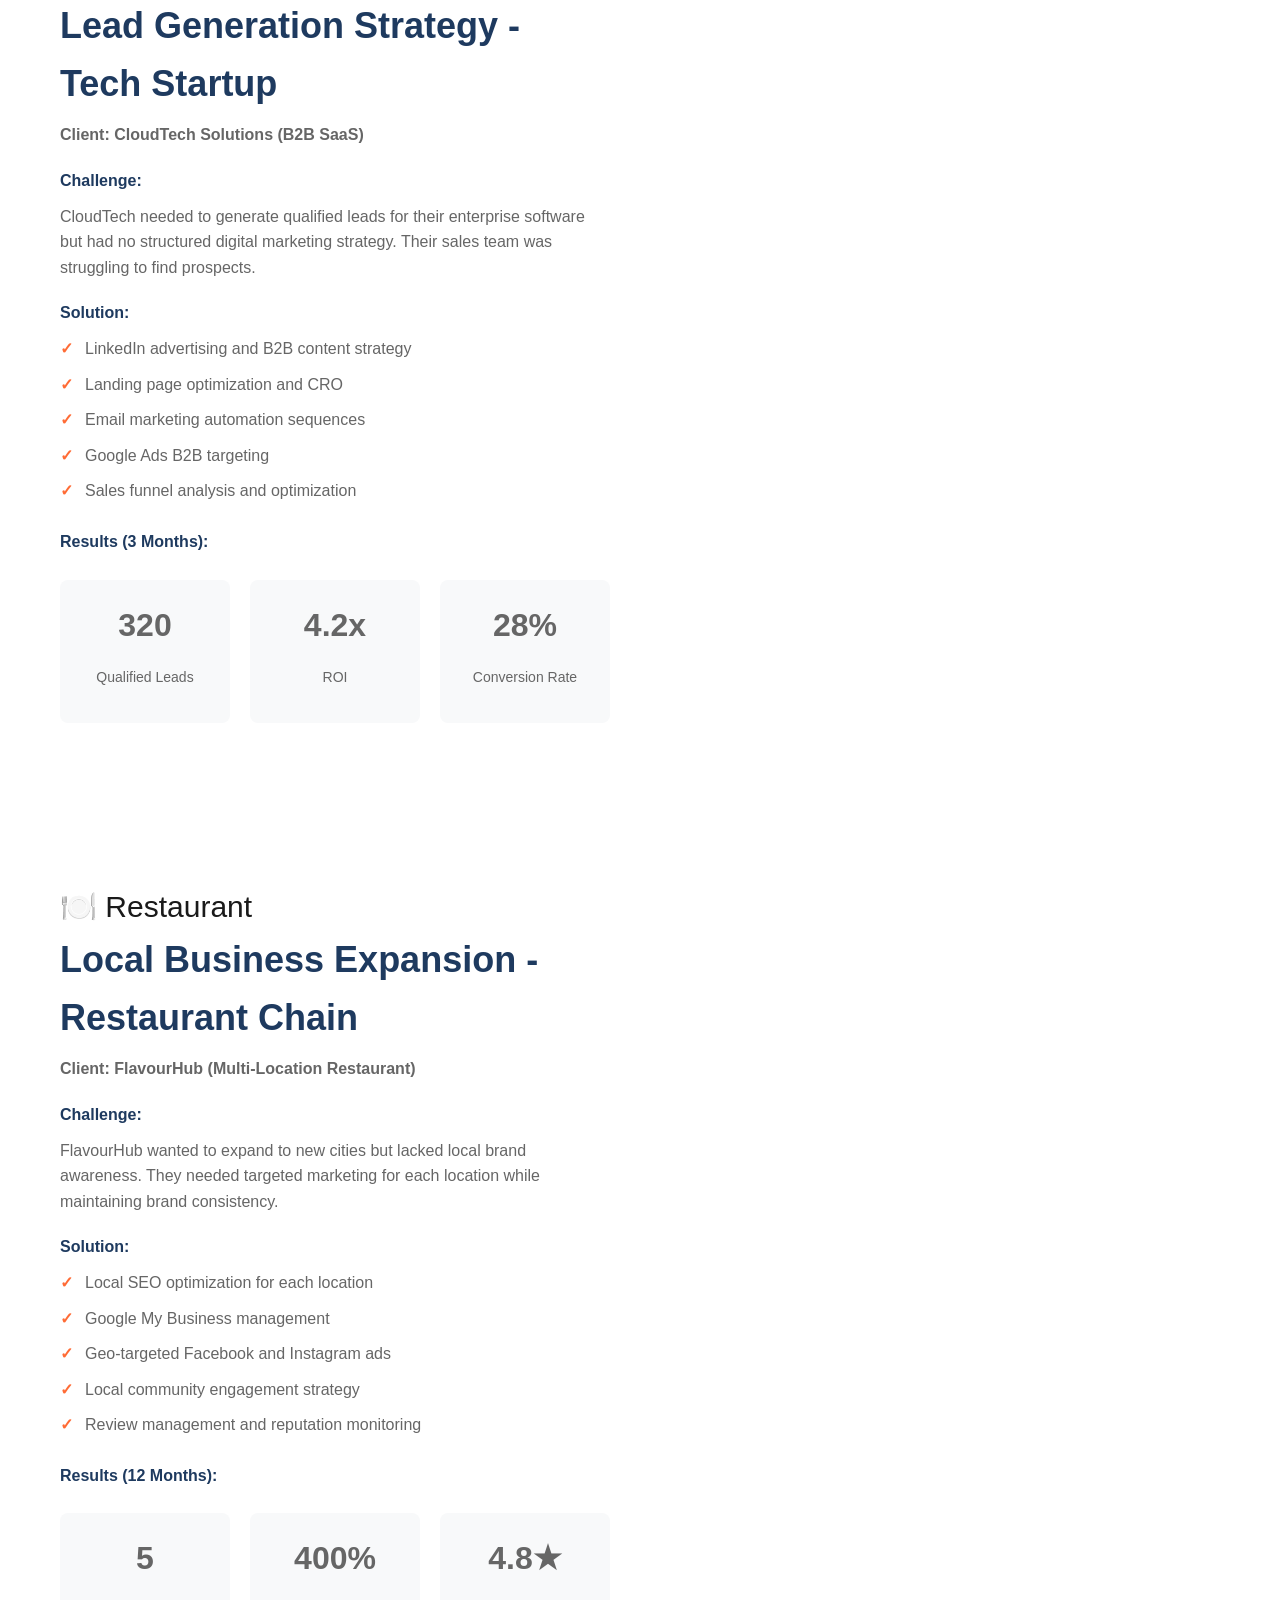
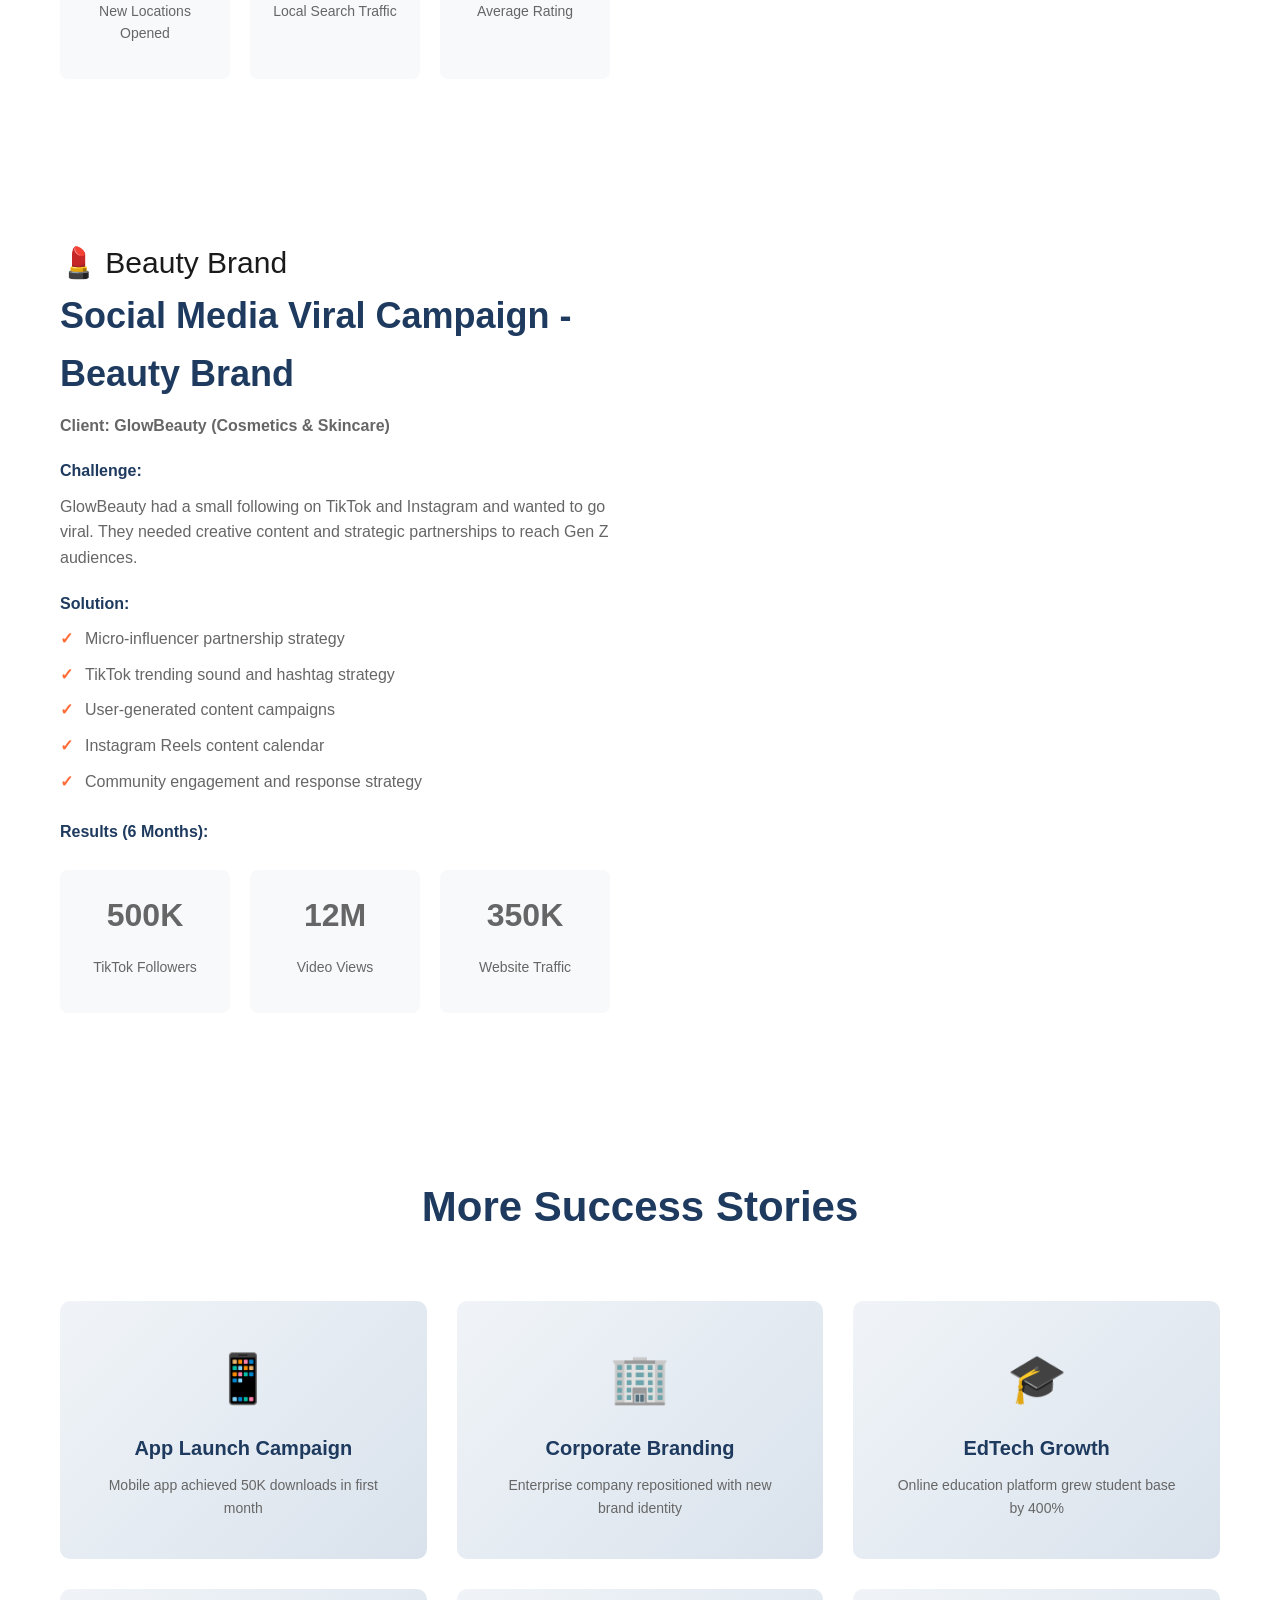
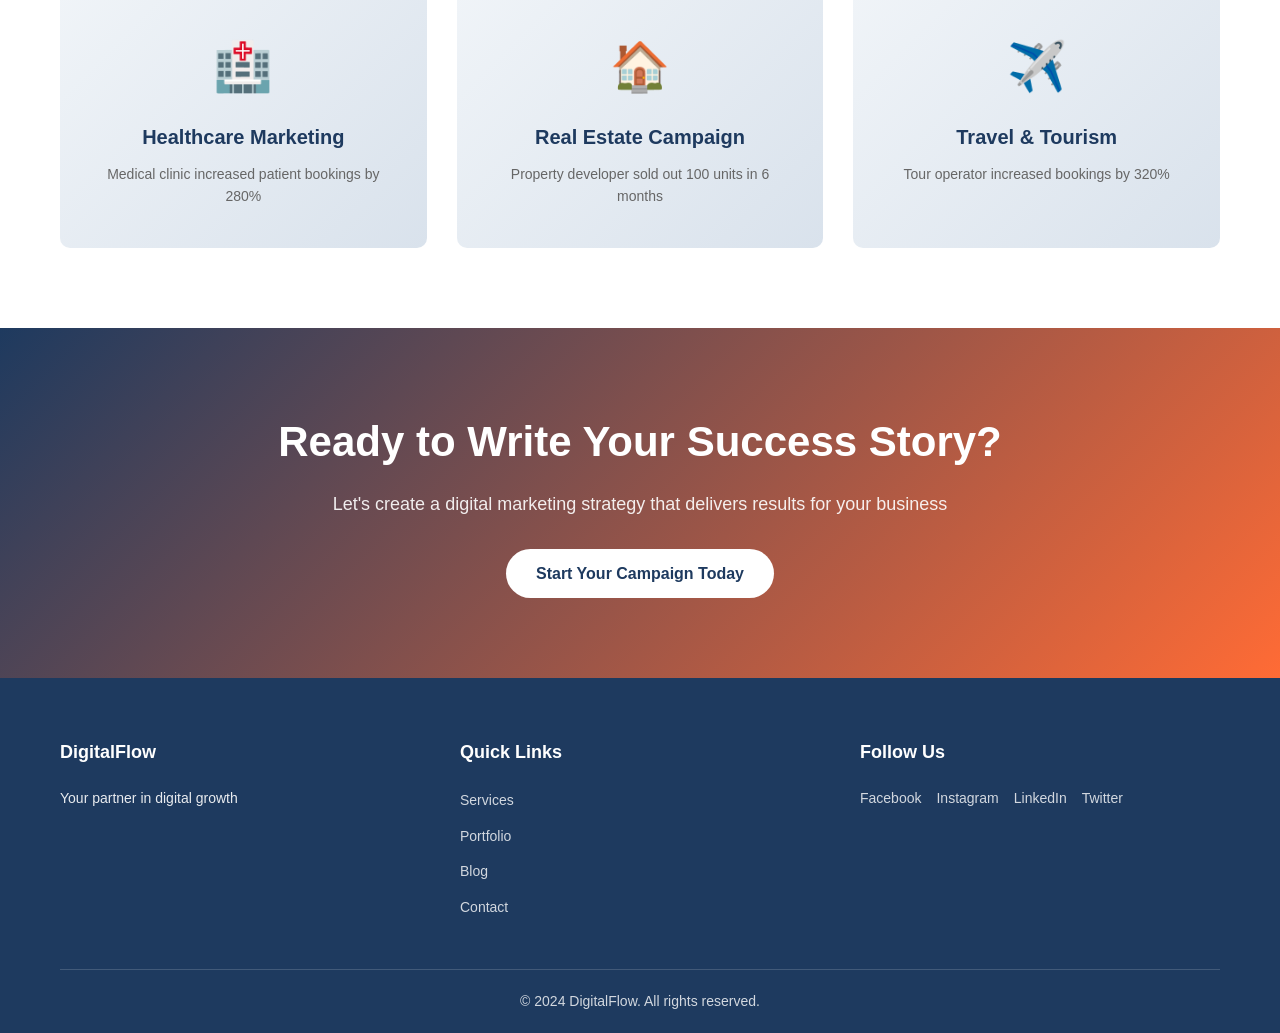
<file: portfolio.html>
<!DOCTYPE html>
<html lang="en">
<head>
    <meta charset="UTF-8">
    <meta name="viewport" content="width=device-width, initial-scale=1.0">
    <title>Portfolio & Case Studies - DigitalFlow Success Stories</title>
    <link rel="stylesheet" href="css/style.css">
    <script async src="https://pagead2.googlesyndication.com/pagead/js/adsbygoogle.js?client=ca-pub-6858215413914356"
     crossorigin="anonymous"></script>
</head>
<body>
    <!-- Navigation -->
   <header>
    <nav class="navbar">
        <!-- Logo / Website Name -->
        <a href="#" class="logo">Digital Flow</a>

        <!-- Main Navigation Links -->
        <ul class="nav-links" id="navLinks">
            <li><a href="#home" class="active">Home</a></li>
            <li><a href="about.html">About Us</a></li>
            <li><a href="services.html">Services</a></li>
            <li><a href="blog.html">blogs</a></li>
              <li><a href="portfolio.html">portfolio</a> </li>
            <li><a href="contact.html" class="btn-nav">Contact Us</a></li>
        </ul>

        <!-- Mobile Toggler -->
        <div class="menu-icon" id="menuIcon">
            <span></span>
            <span></span>
            <span></span>
        </div>
    </nav>
</header>

    <!-- Page Hero -->
    <section class="page-hero">
        <div class="container">
            <h1>Our Work</h1>
            <p>Case studies showcasing our digital marketing success stories</p>
        </div>
    </section>

    <!-- Portfolio Filter -->
    <section class="portfolio-filter">
        <div class="container">
            <div class="filter-buttons">
                <button class="filter-btn active" data-filter="all">All</button>
                <button class="filter-btn" data-filter="social">Social Media</button>
                <button class="filter-btn" data-filter="seo">SEO</button>
                <button class="filter-btn" data-filter="ecommerce">E-Commerce</button>
                <button class="filter-btn" data-filter="saas">SaaS</button>
            </div>
        </div>
    </section>

    <!-- Case Study 1 -->
    <section class="case-study">
        <div class="container">
            <div class="case-layout">
                <div class="case-text">
                  <div class="case-image">
                    <div class="placeholder">👗 E-Commerce</div>
                </div>
                    <h2>E-Commerce Brand Growth - FashionHub</h2>
                    <p class="client">Client: FashionHub (Online Fashion Retailer)</p>
                    <h4>Challenge:</h4>
                    <p>FashionHub was struggling with low organic traffic and weak social media presence. Their competitors were dominating search results, and they had minimal customer engagement on social platforms.</p>
                    <h4>Solution:</h4>
                    <ul class="case-list">
                        <li>Comprehensive SEO audit and optimization</li>
                        <li>Content marketing strategy with 20+ monthly blog posts</li>
                        <li>Instagram and TikTok influencer collaborations</li>
                        <li>Google Shopping and Facebook Ads campaigns</li>
                        <li>Monthly performance tracking and optimization</li>
                    </ul>
                    <h4>Results (6 Months):</h4>
                    <div class="results">
                        <div class="result-item">
                            <p class="result-number">250%</p>
                            <p>Organic Traffic Increase</p>
                        </div>
                        <div class="result-item">
                            <p class="result-number">180%</p>
                            <p>Revenue Growth</p>
                        </div>
                        <div class="result-item">
                            <p class="result-number">45K</p>
                            <p>New Followers</p>
                        </div>
                    </div>
                </div>
                
            </div>
        </div>
    </section>

    <!-- Case Study 2 -->
    <section class="case-study alt">
        <div class="container">
            <div class="case-layout reverse">
                <div class="case-text">
                   <div class="case-image">
                    <div class="placeholder">☁️ SaaS</div>
                </div>
                    <h2>Lead Generation Strategy - Tech Startup</h2>
                    <p class="client">Client: CloudTech Solutions (B2B SaaS)</p>
                    <h4>Challenge:</h4>
                    <p>CloudTech needed to generate qualified leads for their enterprise software but had no structured digital marketing strategy. Their sales team was struggling to find prospects.</p>
                    <h4>Solution:</h4>
                    <ul class="case-list">
                        <li>LinkedIn advertising and B2B content strategy</li>
                        <li>Landing page optimization and CRO</li>
                        <li>Email marketing automation sequences</li>
                        <li>Google Ads B2B targeting</li>
                        <li>Sales funnel analysis and optimization</li>
                    </ul>
                    <h4>Results (3 Months):</h4>
                    <div class="results">
                        <div class="result-item">
                            <p class="result-number">320</p>
                            <p>Qualified Leads</p>
                        </div>
                        <div class="result-item">
                            <p class="result-number">4.2x</p>
                            <p>ROI</p>
                        </div>
                        <div class="result-item">
                            <p class="result-number">28%</p>
                            <p>Conversion Rate</p>
                        </div>
                    </div>
                </div>
                
            </div>
        </div>
    </section>

    <!-- Case Study 3 -->
    <section class="case-study">
        <div class="container">
            <div class="case-layout">
                <div class="case-text">
                     <div class="case-image">
                    <div class="placeholder">🍽️ Restaurant</div>
                </div>
                    <h2>Local Business Expansion - Restaurant Chain</h2>
                    <p class="client">Client: FlavourHub (Multi-Location Restaurant)</p>
                    <h4>Challenge:</h4>
                    <p>FlavourHub wanted to expand to new cities but lacked local brand awareness. They needed targeted marketing for each location while maintaining brand consistency.</p>
                    <h4>Solution:</h4>
                    <ul class="case-list">
                        <li>Local SEO optimization for each location</li>
                        <li>Google My Business management</li>
                        <li>Geo-targeted Facebook and Instagram ads</li>
                        <li>Local community engagement strategy</li>
                        <li>Review management and reputation monitoring</li>
                    </ul>
                    <h4>Results (12 Months):</h4>
                    <div class="results">
                        <div class="result-item">
                            <p class="result-number">5</p>
                            <p>New Locations Opened</p>
                        </div>
                        <div class="result-item">
                            <p class="result-number">400%</p>
                            <p>Local Search Traffic</p>
                        </div>
                        <div class="result-item">
                            <p class="result-number">4.8★</p>
                            <p>Average Rating</p>
                        </div>
                    </div>
                </div>
               
            </div>
        </div>
    </section>

    <!-- Case Study 4 -->
    <section class="case-study alt">
        <div class="container">
            <div class="case-layout reverse">
                <div class="case-text">
                    <div class="case-image">
                    <div class="placeholder">💄 Beauty Brand</div>
                </div>
                    <h2>Social Media Viral Campaign - Beauty Brand</h2>
                    <p class="client">Client: GlowBeauty (Cosmetics & Skincare)</p>
                    <h4>Challenge:</h4>
                    <p>GlowBeauty had a small following on TikTok and Instagram and wanted to go viral. They needed creative content and strategic partnerships to reach Gen Z audiences.</p>
                    <h4>Solution:</h4>
                    <ul class="case-list">
                        <li>Micro-influencer partnership strategy</li>
                        <li>TikTok trending sound and hashtag strategy</li>
                        <li>User-generated content campaigns</li>
                        <li>Instagram Reels content calendar</li>
                        <li>Community engagement and response strategy</li>
                    </ul>
                    <h4>Results (6 Months):</h4>
                    <div class="results">
                        <div class="result-item">
                            <p class="result-number">500K</p>
                            <p>TikTok Followers</p>
                        </div>
                        <div class="result-item">
                            <p class="result-number">12M</p>
                            <p>Video Views</p>
                        </div>
                        <div class="result-item">
                            <p class="result-number">350K</p>
                            <p>Website Traffic</p>
                        </div>
                    </div>
                </div>
               
            </div>
        </div>
    </section>

    <!-- Portfolio Gallery -->
    <section class="portfolio-gallery">
        <div class="container">
            <h2>More Success Stories</h2>
            <div class="gallery-grid">
                <div class="gallery-card">
                    <div class="gallery-image">📱</div>
                    <h3>App Launch Campaign</h3>
                    <p>Mobile app achieved 50K downloads in first month</p>
                </div>
                <div class="gallery-card">
                    <div class="gallery-image">🏢</div>
                    <h3>Corporate Branding</h3>
                    <p>Enterprise company repositioned with new brand identity</p>
                </div>
                <div class="gallery-card">
                    <div class="gallery-image">🎓</div>
                    <h3>EdTech Growth</h3>
                    <p>Online education platform grew student base by 400%</p>
                </div>
                <div class="gallery-card">
                    <div class="gallery-image">🏥</div>
                    <h3>Healthcare Marketing</h3>
                    <p>Medical clinic increased patient bookings by 280%</p>
                </div>
                <div class="gallery-card">
                    <div class="gallery-image">🏠</div>
                    <h3>Real Estate Campaign</h3>
                    <p>Property developer sold out 100 units in 6 months</p>
                </div>
                <div class="gallery-card">
                    <div class="gallery-image">✈️</div>
                    <h3>Travel & Tourism</h3>
                    <p>Tour operator increased bookings by 320%</p>
                </div>
            </div>
        </div>
    </section>

    <!-- CTA Section -->
    <section class="cta-section">
        <div class="container">
            <h2>Ready to Write Your Success Story?</h2>
            <p>Let's create a digital marketing strategy that delivers results for your business</p>
            <a href="contact.html" class="btn btn-light">Start Your Campaign Today</a>
        </div>
    </section>

    <!-- Footer -->
    <footer class="footer">
        <div class="container">
            <div class="footer-content">
                <div class="footer-section">
                    <h4>DigitalFlow</h4>
                    <p>Your partner in digital growth</p>
                </div>
                <div class="footer-section">
                    <h4>Quick Links</h4>
                    <ul>
                        <li><a href="services.html">Services</a></li>
                        <li><a href="portfolio.html">Portfolio</a></li>
                        <li><a href="blog.html">Blog</a></li>
                        <li><a href="contact.html">Contact</a></li>
                    </ul>
                </div>
                <div class="footer-section">
                    <h4>Follow Us</h4>
                    <div class="social-links">
                        <a href="#">Facebook</a>
                        <a href="#">Instagram</a>
                        <a href="#">LinkedIn</a>
                        <a href="#">Twitter</a>
                    </div>
                </div>
            </div>
            <div class="footer-bottom">
                <p>&copy; 2024 DigitalFlow. All rights reserved.</p>
            </div>
        </div>
    </footer>

    <script src="js/script.js"></script>
</body>
</html>
</file>
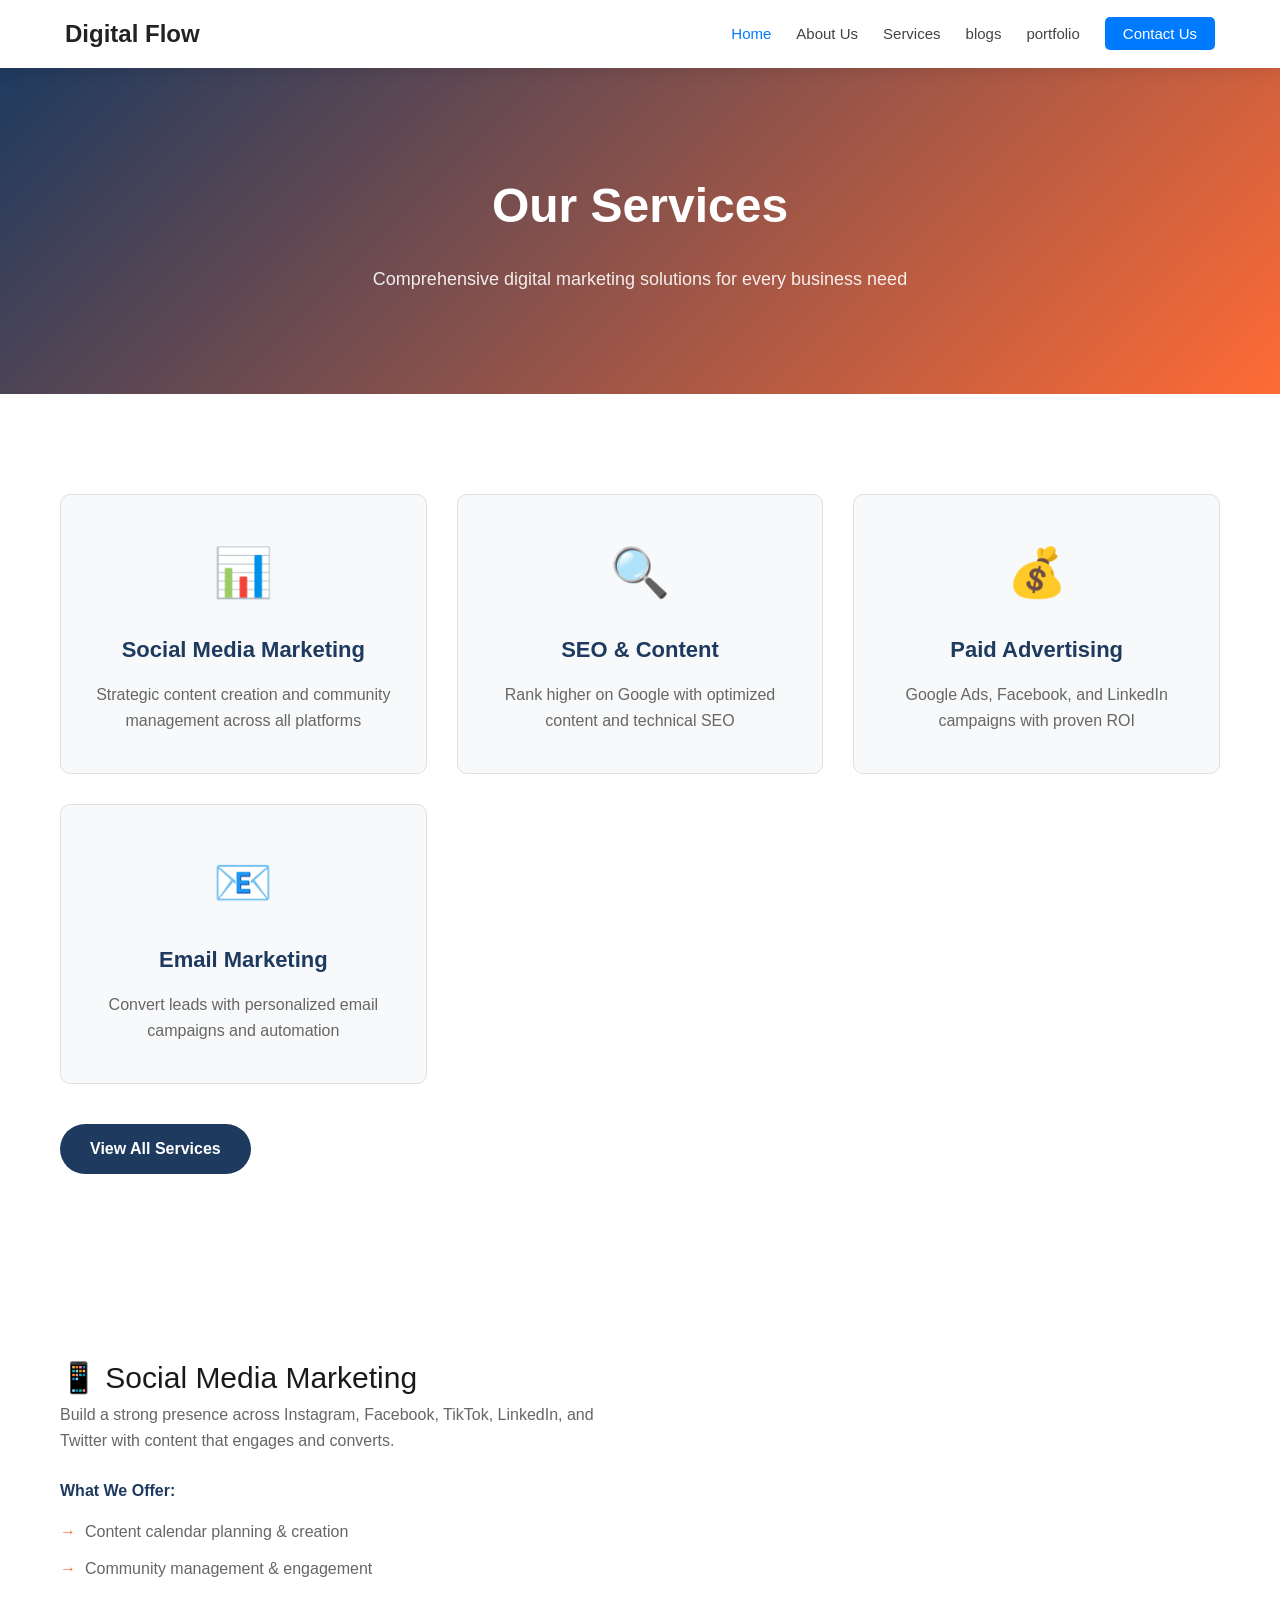
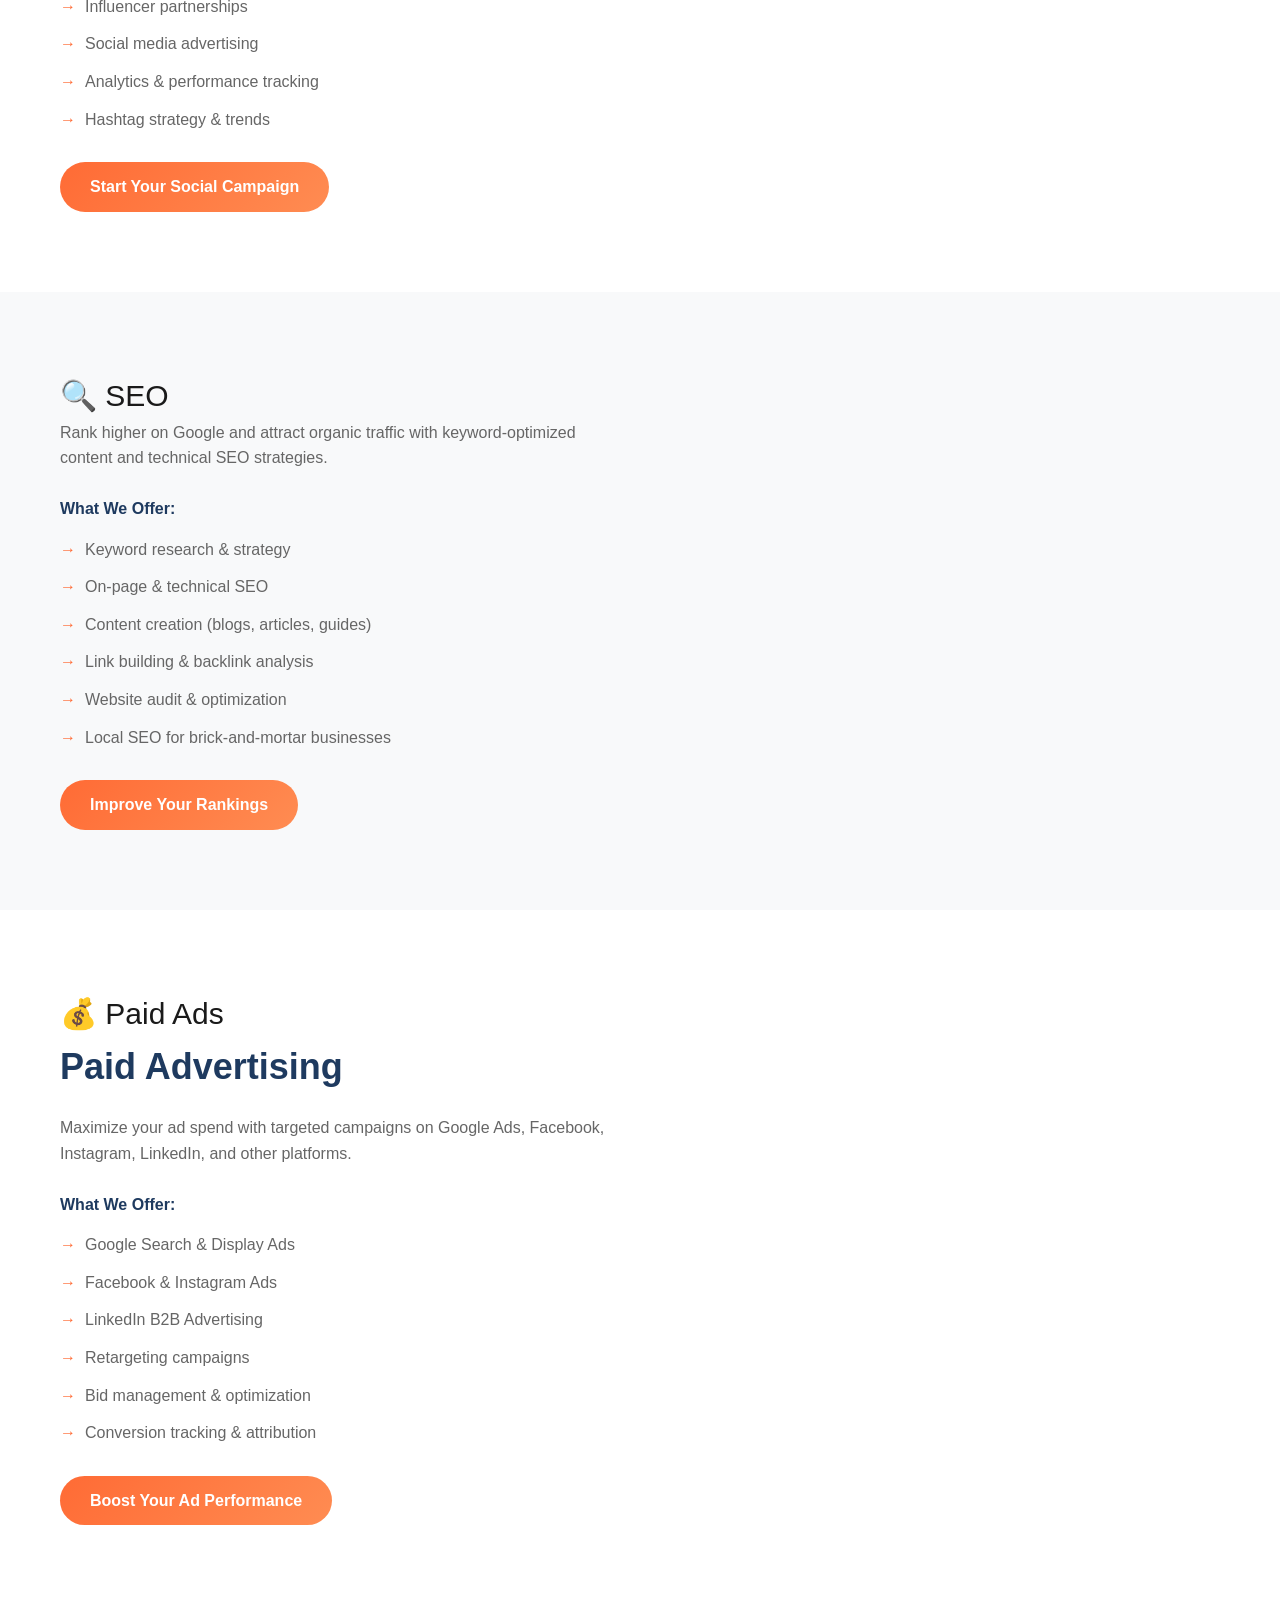
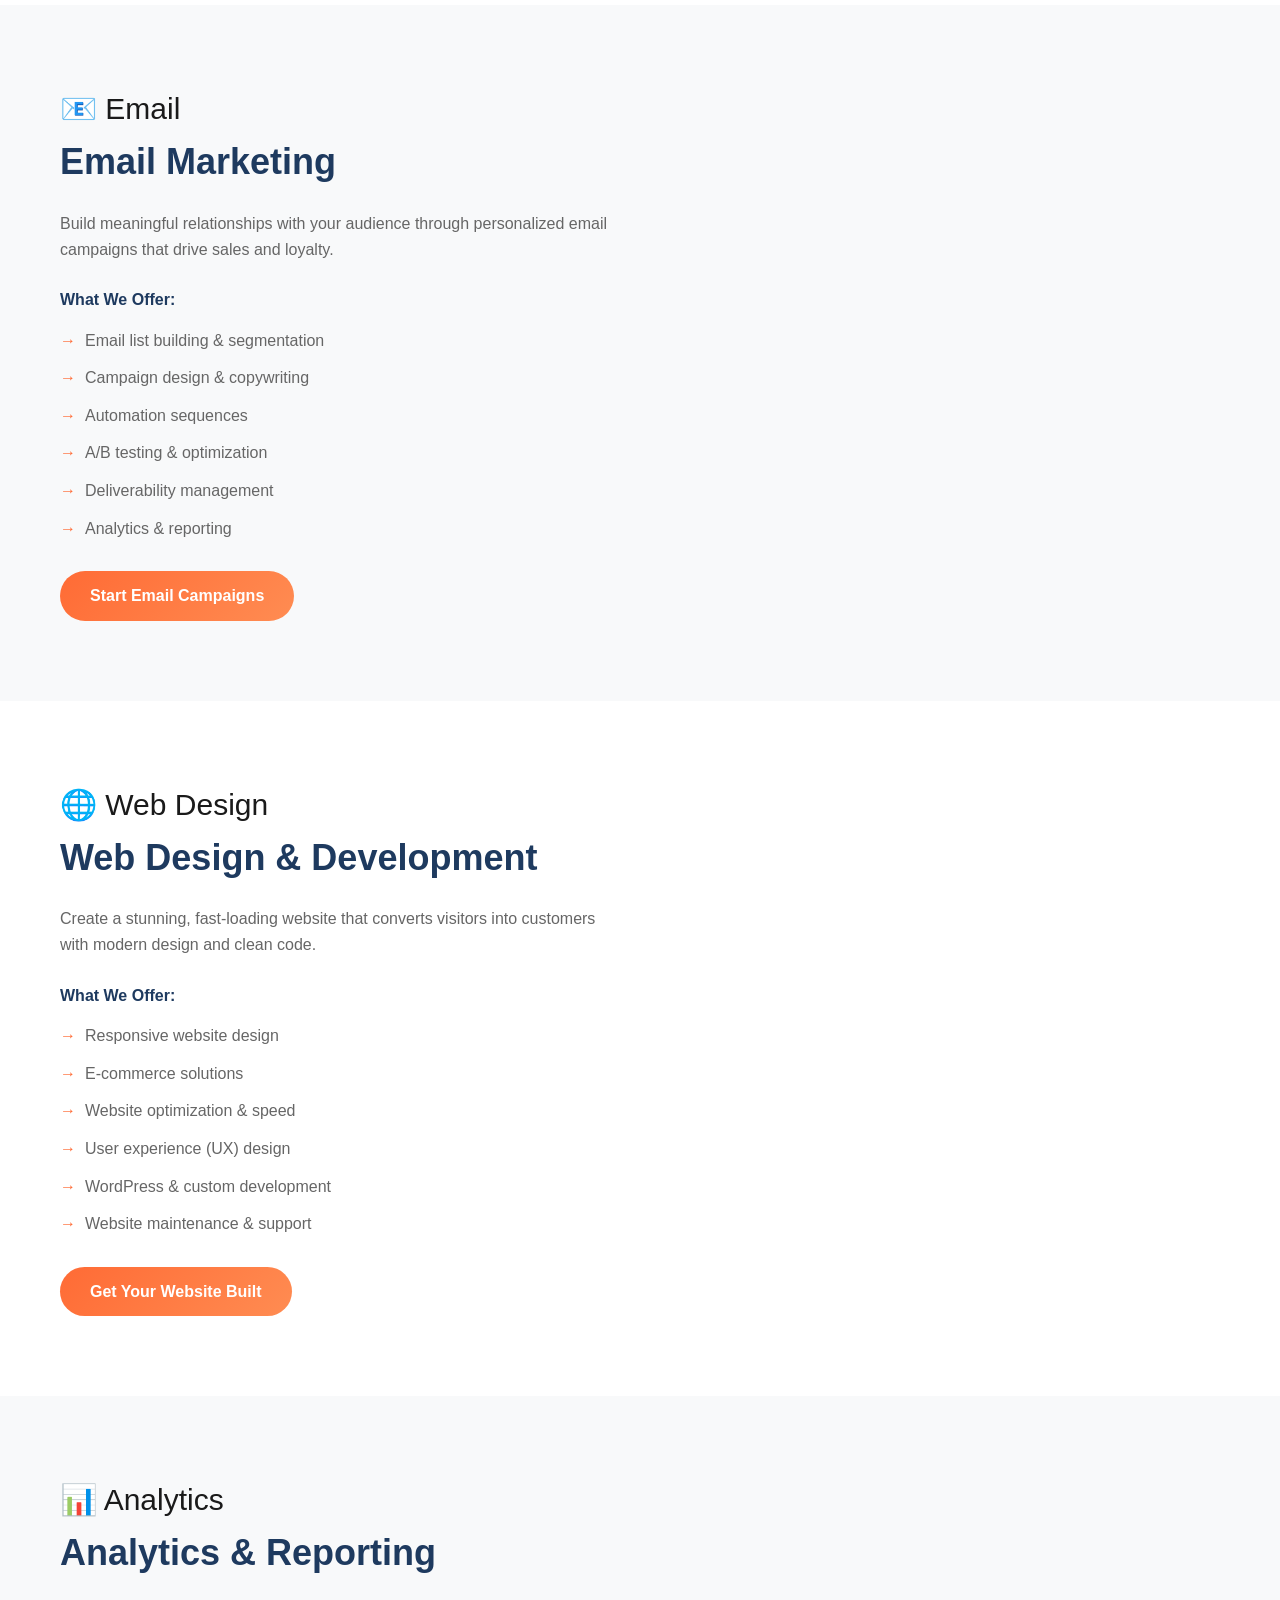
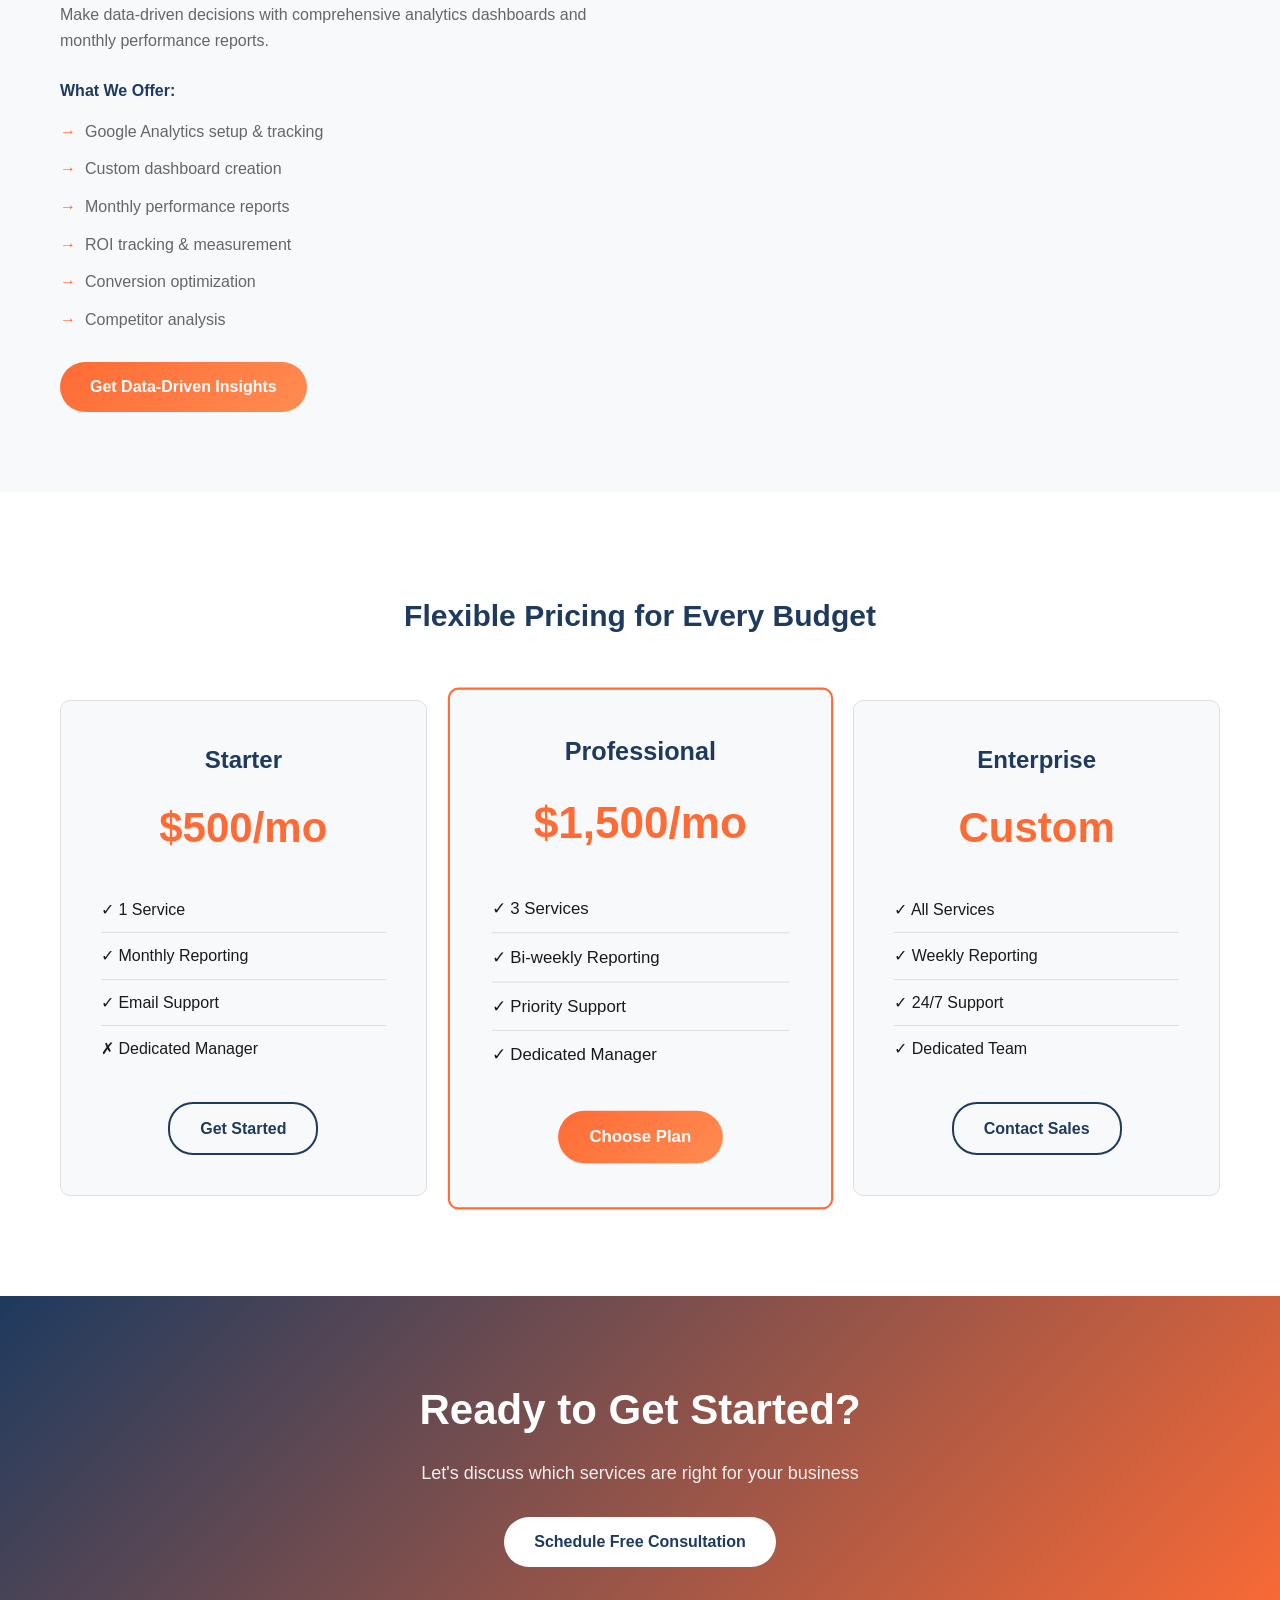
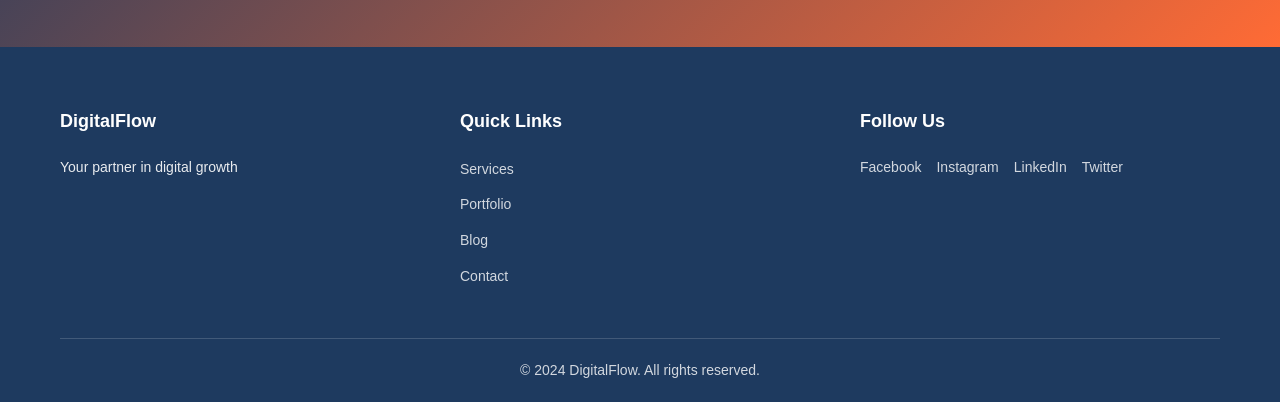
<file: services.html>
<!DOCTYPE html>
<html lang="en">
<head>
    <meta charset="UTF-8">
    <meta name="viewport" content="width=device-width, initial-scale=1.0">
    <title>Our Services - Digital Marketing Solutions | DigitalFlow</title>
    <link rel="stylesheet" href="css/style.css">
    <script async src="https://pagead2.googlesyndication.com/pagead/js/adsbygoogle.js?client=ca-pub-6858215413914356"
     crossorigin="anonymous"></script>
</head>
<body>
    <!-- Navigation -->
   <header>
    <nav class="navbar">
        <!-- Logo / Website Name -->
        <a href="#" class="logo">Digital Flow</a>

        <!-- Main Navigation Links -->
        <ul class="nav-links" id="navLinks">
            <li><a href="#home" class="active">Home</a></li>
            <li><a href="about.html">About Us</a></li>
            <li><a href="services.html">Services</a></li>
            <li><a href="blog.html">blogs</a></li>
              <li><a href="portfolio.html">portfolio</a> </li>
            <li><a href="contact.html" class="btn-nav">Contact Us</a></li>
        </ul>

        <!-- Mobile Toggler -->
        <div class="menu-icon" id="menuIcon">
            <span></span>
            <span></span>
            <span></span>
        </div>
    </nav>
</header>

    <!-- Page Hero -->
    <section class="page-hero">
        <div class="container">
            <h1>Our Services</h1>
            <p>Comprehensive digital marketing solutions for every business need</p>
        </div>
    </section>
    <!-- Services Overview -->
    <section class="services-overview">
        <div class="container">
            <div class="services-grid">
                <div class="service-card">
                    <div class="icon">📊</div>
                    <h3>Social Media Marketing</h3>
                    <p>Strategic content creation and community management across all platforms</p>
                </div>
                <div class="service-card">
                    <div class="icon">🔍</div>
                    <h3>SEO & Content</h3>
                    <p>Rank higher on Google with optimized content and technical SEO</p>
                </div>
                <div class="service-card">
                    <div class="icon">💰</div>
                    <h3>Paid Advertising</h3>
                    <p>Google Ads, Facebook, and LinkedIn campaigns with proven ROI</p>
                </div>
                <div class="service-card">
                    <div class="icon">📧</div>
                    <h3>Email Marketing</h3>
                    <p>Convert leads with personalized email campaigns and automation</p>
                </div>
            </div>
            <a href="services.html" class="btn btn-secondary">View All Services</a>
        </div>
    </section>

    <!-- Social Media Marketing -->
    <section class="service-detail">
        <div class="container">
            <div class="service-layout">
                <div class="service-text">
                   <div class="service-image">
                   <div class="placeholder">📱 Social Media Marketing</div>
                </div>
                    <p>Build a strong presence across Instagram, Facebook, TikTok, LinkedIn, and Twitter with content that engages and converts.</p>
                    <h4>What We Offer:</h4>
                    <ul class="service-list">
                        <li>Content calendar planning & creation</li>
                        <li>Community management & engagement</li>
                        <li>Influencer partnerships</li>
                        <li>Social media advertising</li>
                        <li>Analytics & performance tracking</li>
                        <li>Hashtag strategy & trends</li>
                    </ul>
                    <a href="contact.html" class="btn btn-primary">Start Your Social Campaign</a>
                </div>
               
            </div>
        </div>
    </section>

    <!-- SEO & Content -->
    <section class="service-detail alt">
        <div class="container">
          <div class="service-layout reverse">
                <div class="service-text">
                     <div class="service-image">
                    <div class="placeholder">🔍 SEO</div>
                </div>
                    <p>Rank higher on Google and attract organic traffic with keyword-optimized content and technical SEO strategies.</p>
                    <h4>What We Offer:</h4>
                    <ul class="service-list">
                        <li>Keyword research & strategy</li>
                        <li>On-page & technical SEO</li>
                        <li>Content creation (blogs, articles, guides)</li>
                        <li>Link building & backlink analysis</li>
                        <li>Website audit & optimization</li>
                        <li>Local SEO for brick-and-mortar businesses</li>
                    </ul>
                    <a href="contact.html" class="btn btn-primary">Improve Your Rankings</a>
                </div>
              
            </div>
        </div>
    </section>

    <!-- Paid Advertising -->
    <section class="service-detail">
        <div class="container">
            <div class="service-layout">
                <div class="service-text">
                   <div class="service-image">
                    <div class="placeholder">💰 Paid Ads</div>
                </div>
                    <h2>Paid Advertising</h2>
                    
                    <p>Maximize your ad spend with targeted campaigns on Google Ads, Facebook, Instagram, LinkedIn, and other platforms.</p>
                    <h4>What We Offer:</h4>
                    <ul class="service-list">
                        <li>Google Search & Display Ads</li>
                        <li>Facebook & Instagram Ads</li>
                        <li>LinkedIn B2B Advertising</li>
                        <li>Retargeting campaigns</li>
                        <li>Bid management & optimization</li>
                        <li>Conversion tracking & attribution</li>
                    </ul>
                    <a href="contact.html" class="btn btn-primary">Boost Your Ad Performance</a>
                </div>
                
            </div>
        </div>
    </section>

    <!-- Email Marketing -->
    <section class="service-detail alt">
        <div class="container">
            <div class="service-layout reverse">
                <div class="service-text">
                     <div class="service-image">
                    <div class="placeholder">📧 Email</div>
                </div>
                    <h2>Email Marketing</h2>
                    <p>Build meaningful relationships with your audience through personalized email campaigns that drive sales and loyalty.</p>
                    <h4>What We Offer:</h4>
                    <ul class="service-list">
                        <li>Email list building & segmentation</li>
                        <li>Campaign design & copywriting</li>
                        <li>Automation sequences</li>
                        <li>A/B testing & optimization</li>
                        <li>Deliverability management</li>
                        <li>Analytics & reporting</li>
                    </ul>
                    <a href="contact.html" class="btn btn-primary">Start Email Campaigns</a>
                </div>
              
            </div>
        </div>
    </section>

    <!-- Web Design & Development -->
    <section class="service-detail">
        <div class="container">
            <div class="service-layout">
                <div class="service-text">
                      <div class="service-image">
                    <div class="placeholder">🌐 Web Design</div>
                </div>
                    <h2>Web Design & Development</h2>
                    <p>Create a stunning, fast-loading website that converts visitors into customers with modern design and clean code.</p>
                    <h4>What We Offer:</h4>
                    <ul class="service-list">
                        <li>Responsive website design</li>
                        <li>E-commerce solutions</li>
                        <li>Website optimization & speed</li>
                        <li>User experience (UX) design</li>
                        <li>WordPress & custom development</li>
                        <li>Website maintenance & support</li>
                    </ul>
                    <a href="contact.html" class="btn btn-primary">Get Your Website Built</a>
                </div>
             
            </div>
        </div>
    </section>

    <!-- Analytics & Reporting -->
    <section class="service-detail alt">
        <div class="container">
            <div class="service-layout reverse">
                <div class="service-text">
                    <div class="service-image">
                    <div class="placeholder">📊 Analytics</div>
                </div>
             <h2>Analytics & Reporting</h2>
                    <p>Make data-driven decisions with comprehensive analytics dashboards and monthly performance reports.</p>
                    <h4>What We Offer:</h4>
                    <ul class="service-list">
                        <li>Google Analytics setup & tracking</li>
                        <li>Custom dashboard creation</li>
                        <li>Monthly performance reports</li>
                        <li>ROI tracking & measurement</li>
                        <li>Conversion optimization</li>
                        <li>Competitor analysis</li>
                    </ul>
                    <a href="contact.html" class="btn btn-primary">Get Data-Driven Insights</a>
                </div>
               
            </div>
        </div>
    </section>

    <!-- Pricing Section -->
    <section class="pricing">
        <div class="container">
            <h2>Flexible Pricing for Every Budget</h2>
            <div class="pricing-grid">
                <div class="pricing-card">
                    <h3>Starter</h3>
                    <p class="price">$500/mo</p>
                    <ul>
                        <li>✓ 1 Service</li>
                        <li>✓ Monthly Reporting</li>
                        <li>✓ Email Support</li>
                        <li>✗ Dedicated Manager</li>
                    </ul>
                    <a href="contact.html" class="btn btn-outline">Get Started</a>
                </div>
                <div class="pricing-card featured">
                    <h3>Professional</h3>
                    <p class="price">$1,500/mo</p>
                    <ul>
                        <li>✓ 3 Services</li>
                        <li>✓ Bi-weekly Reporting</li>
                        <li>✓ Priority Support</li>
                        <li>✓ Dedicated Manager</li>
                    </ul>
                    <a href="contact.html" class="btn btn-primary">Choose Plan</a>
                </div>
                <div class="pricing-card">
                    <h3>Enterprise</h3>
                    <p class="price">Custom</p>
                    <ul>
                        <li>✓ All Services</li>
                        <li>✓ Weekly Reporting</li>
                        <li>✓ 24/7 Support</li>
                        <li>✓ Dedicated Team</li>
                    </ul>
                    <a href="contact.html" class="btn btn-outline">Contact Sales</a>
                </div>
            </div>
        </div>
    </section>

    <!-- CTA Section -->
    <section class="cta-section">
        <div class="container">
            <h2>Ready to Get Started?</h2>
            <p>Let's discuss which services are right for your business</p>
            <a href="contact.html" class="btn btn-light">Schedule Free Consultation</a>
        </div>
    </section>

    <!-- Footer -->
    <footer class="footer">
        <div class="container">
            <div class="footer-content">
                <div class="footer-section">
                    <h4>DigitalFlow</h4>
                    <p>Your partner in digital growth</p>
                </div>
                <div class="footer-section">
                    <h4>Quick Links</h4>
                    <ul>
                        <li><a href="services.html">Services</a></li>
                        <li><a href="portfolio.html">Portfolio</a></li>
                        <li><a href="blog.html">Blog</a></li>
                        <li><a href="contact.html">Contact</a></li>
                    </ul>
                </div>
                <div class="footer-section">
                    <h4>Follow Us</h4>
                    <div class="social-links">
                        <a href="#">Facebook</a>
                        <a href="#">Instagram</a>
                        <a href="#">LinkedIn</a>
                        <a href="#">Twitter</a>
                    </div>
                </div>
            </div>
            <div class="footer-bottom">
                <p>&copy; 2024 DigitalFlow. All rights reserved.</p>
            </div>
        </div>
    </footer>

    <script src="js/script.js"></script>
</body>
</html>
</file>
<file: css/style.css>
* {
    margin: 0;
    padding: 0;
    box-sizing: border-box;
}

:root {
    --primary-color: #1e3a5f;
    --secondary-color: #ff6b35;
    --accent-color: #00d4ff;
    --dark-bg: #0f1419;
    --light-bg: #f8f9fa;
    --text-dark: #1a1a1a;
    --text-light: #666;
    --border-color: #e0e0e0;
    --white: #ffffff;
}

html {
    scroll-behavior: smooth;
}

body {
    font-family: 'Segoe UI', Tahoma, Geneva, Verdana, sans-serif;
    color: var(--text-dark);
    line-height: 1.6;
    background-color: var(--white);
}

.container {
    max-width: 1200px;
    margin: 0 auto;
    padding: 0 20px;
}

/* Navigation Base Styling */
header {
    background: #ffffff;
    box-shadow: 0 2px 15px rgba(0, 0, 0, 0.1);
    position: sticky;
    top: 0;
    z-index: 1000;
}

.navbar {
    display: flex;
    justify-content: space-between;
    align-items: center;
    max-width: 1200px;
    margin: 0 auto;
    padding: 15px 25px;
}

.logo {
    font-size: 24px;
    font-weight: 700;
    color: #222;
    text-decoration: none;

}


.nav-links {
    display: flex;
    list-style: none;
    align-items: center;
    gap: 25px;
    margin: 0;
    padding: 0;
}

.nav-links a {
    text-decoration: none;
    color: #444;
    font-weight: 500;
    font-size: 15px;
    transition: all 0.3s ease;
}

.nav-links a:hover, .nav-links a.active {
    color: #007bff;
}

/* Dropdown Menu Styling */
.dropdown {
    position: relative;
}

.arrow-down {
    font-size: 10px;
    margin-left: 3px;
}

.dropdown-menu {
    position: absolute;
    top: 100%;
    left: 0;
    background: #ffffff;
    box-shadow: 0 5px 15px rgba(0,0,0,0.1);
    list-style: none;
    padding: 10px 0;
    min-width: 180px;
    border-radius: 6px;
    display: none;
    transition: all 0.3s ease;
}

.dropdown-menu li a {
    display: block;
    padding: 8px 20px;
    color: #555;
}

.dropdown-menu li a:hover {
    background: #f8f9fa;
    color: #007bff;
}

/* Hover over dropdown */
.dropdown:hover .dropdown-menu {
    display: block;
}

/* Contact Button */
.btn-nav {
    background-color: #007bff;
    color: #fff !important;
    padding: 8px 18px;
    border-radius: 5px;
}

.btn-nav:hover {
    background-color: #0056b3;
}

/* Mobile Responsive */
.menu-icon {
    display: none;
    flex-direction: column;
    gap: 5px;
    cursor: pointer;
}

.menu-icon span {
    width: 25px;
    height: 3px;
    background-color: #222;
    border-radius: 2px;
}

@media (max-width: 768px) {
    .menu-icon {
        display: flex;
    }

    .nav-links {
        position: absolute;
        top: 100%;
        left: 0;
        width: 100%;
        background-color: #ffffff;
        flex-direction: column;
        align-items: flex-start;
        padding: 20px;
        gap: 15px;
        display: none;
        box-shadow: 0 5px 10px rgba(0,0,0,0.05);
    }

    .nav-links.active {
        display: flex;
    }

    .dropdown-menu {
        position: static;
        box-shadow: none;
        background: #f8f9fa;
        margin-top: 5px;
    }
}

/* =============== BUTTONS =============== */
.btn {
    display: inline-block;
    padding: 12px 30px;
    border-radius: 25px;
    text-decoration: none;
    font-weight: 600;
    transition: all 0.3s ease;
    border: none;
    cursor: pointer;
    text-align: center;
}

.btn-primary {
    background: linear-gradient(135deg, var(--secondary-color), #ff8c52);
    color: var(--white);
}

.btn-primary:hover {
    box-shadow: 0 10px 30px rgba(255, 107, 53, 0.3);
    transform: translateY(-2px);
}

.btn-secondary {
    background: var(--primary-color);
    color: var(--white);
}

.btn-secondary:hover {
    box-shadow: 0 10px 30px rgba(30, 58, 95, 0.3);
}

.btn-outline {
    background: transparent;
    color: var(--primary-color);
    border: 2px solid var(--primary-color);
}

.btn-outline:hover {
    background: var(--primary-color);
    color: var(--white);
}

.btn-light {
    background: var(--white);
    color: var(--primary-color);
}

.btn-light:hover {
    background: var(--light-bg);
}

.btn-block {
    width: 100%;
}

/* =============== HERO SECTION =============== */
.hero {
    position: relative;
    min-height: 0vh;
    display: flex;
    align-items: center;
    justify-content: center;
    text-align: center;
    overflow: hidden;
    padding: 40px 20px;
}

.hero-background {
    position: absolute;
    top: 0;
    left: 0;
    right: 0;
    bottom: 0;
    background: linear-gradient(135deg, rgba(30, 58, 95, 0.9) 0%, rgba(255, 107, 53, 0.7) 100%);
    z-index: -1;
}

.hero-content {
    position: relative;
    z-index: 1;
    max-width: 800px;
}

.hero h1 {
    font-size: 40px;
    color: var(--white);
    margin-bottom: 20px;
    font-weight: 800;
    line-height: 1.2;
}

.hero p {
    font-size: 20px;
    color: rgba(255, 255, 255, 0.9);
    margin-bottom: 30px;
}
/* =============== PAGE HERO =============== */
.page-hero {
    background: linear-gradient(135deg, var(--primary-color) 0%, var(--secondary-color) 100%);
    color: var(--white);
    padding: 100px 20px;
    text-align: center;
}

.page-hero h1 {
    font-size: 48px;
    margin-bottom: 20px;
    font-weight: 700;
}

.page-hero p {
    font-size: 18px;
    opacity: 0.9;
}


/* =============== STATS SECTION =============== */
.stats {
    padding: 80px 20px;
    background: var(--light-bg);
}

.stats .container {
    display: grid;
    grid-template-columns: repeat(auto-fit, minmax(250px, 1fr));
    gap: 40px;
    text-align: center;
}

.stat-card h3 {
    font-size: 48px;
    color: var(--secondary-color);
    margin-bottom: 10px;
    font-weight: 800;
}

.stat-card p {
    color: var(--text-light);
    font-size: 16px;
}

/* =============== SERVICES OVERVIEW =============== */
.services-overview {
    padding: 100px 20px;
}

.services-overview h2 {
    text-align: center;
    font-size: 42px;
    margin-bottom: 60px;
    color: var(--primary-color);
}

.services-grid {
    display: grid;
    grid-template-columns: repeat(auto-fit, minmax(280px, 1fr));
    gap: 30px;
    margin-bottom: 40px;
}

.service-card {
    padding: 40px 30px;
    border-radius: 10px;
    background: var(--light-bg);
    text-align: center;
    transition: all 0.3s;
    border: 1px solid var(--border-color);
}

.service-card:hover {
    box-shadow: 0 10px 30px rgba(0, 0, 0, 0.1);
    transform: translateY(-5px);
}

.service-card .icon {
    font-size: 48px;
    margin-bottom: 20px;
}

.service-card h3 {
    color: var(--primary-color);
    margin-bottom: 15px;
    font-size: 22px;
}

.service-card p {
    color: var(--text-light);
}

.services-overview > .btn {
    display: block;
    margin: 0 auto;
}

/* =============== WHY US SECTION =============== */
.why-us {
    background: var(--light-bg);
    padding: 100px 20px;
}

.why-us h2 {
    color: var(--primary-color);
    font-size: 42px;
    margin-bottom: 40px;
}

.features-list {
    list-style: none;
    margin-bottom: 40px;
}

.features-list li {
    font-size: 18px;
    color: var(--text-dark);
    margin-bottom: 20px;
    display: flex;
    align-items: center;
}

.features-list li:before {
    content: '✓';
    color: var(--secondary-color);
    font-weight: bold;
    font-size: 24px;
    margin-right: 15px;
}

/* =============== CTA SECTION =============== */
.cta-section {
    background: linear-gradient(135deg, var(--primary-color) 0%, var(--secondary-color) 100%);
    color: var(--white);
    padding: 80px 20px;
    text-align: center;
}

.cta-section h2 {
    font-size: 42px;
    margin-bottom: 15px;
}

.cta-section p {
    font-size: 18px;
    margin-bottom: 30px;
    opacity: 0.9;
}

/* =============== SERVICE DETAIL =============== */
.service-detail {
    padding: 80px 20px;
}

.service-detail.alt {
    background: var(--light-bg);
}

.service-layout {
    display: grid;
    grid-template-columns: 1fr 1fr;
    gap: 60px;
    align-items: center;
}

.service-layout reverse {
    grid-template-columns: 1fr 1fr;
    direction: rtl;
}

.service-layout reverse > * {
    direction: ltr;
}

.service-text h2 {
    color: var(--primary-color);
    font-size: 36px;
    margin-bottom: 20px;
}

.service-text p {
    color: var(--text-light);
    margin-bottom: 25px;
    font-size: 16px;
}

.service-text h4 {
    color: var(--primary-color);
    margin-top: 25px;
    margin-bottom: 15px;
}

.service-list {
    list-style: none;
    margin-bottom: 30px;
}

.service-list li {
    padding-left: 25px;
    margin-bottom: 12px;
    position: relative;
    color: var(--text-light);
}

.service-list li:before {
    content: '→';
    position: absolute;
    left: 0;
    color: var(--secondary-color);
    font-weight: bold;
}

.service-image {
    
    display: flex;
    align-items: left;
    justify-content: left;
}

.placeholder {
    font-size: 30px;
}

/* =============== PRICING =============== */
.pricing {
    padding: 100px 20px;
}

.pricing h2 {
    text-align: center;
    font-size: 30px;
    color: var(--primary-color);
    margin-bottom: 60px;
}

.pricing-grid {
    display: grid;
    grid-template-columns: repeat(auto-fit, minmax(300px, 1fr));
    gap: 30px;
}

.pricing-card {
    background: var(--light-bg);
    padding: 40px;
    border-radius: 10px;
    text-align: center;
    border: 1px solid var(--border-color);
    transition: all 0.3s;
}

.pricing-card.featured {
    border: 2px solid var(--secondary-color);
    transform: scale(1.05);
}

.pricing-card:hover {
    box-shadow: 0 15px 40px rgba(0, 0, 0, 0.1);
}

.pricing-card h3 {
    font-size: 24px;
    color: var(--primary-color);
    margin-bottom: 15px;
}

.pricing-card .price {
    font-size: 42px;
    color: var(--secondary-color);
    font-weight: 800;
    margin-bottom: 25px;
}

.pricing-card ul {
    list-style: none;
    margin-bottom: 30px;
    text-align: left;
}

.pricing-card li {
    padding: 10px 0;
    border-bottom: 1px solid var(--border-color);
}

.pricing-card li:last-child {
    border-bottom: none;
}

/* =============== TEAM =============== */
.team {
    padding: 100px 20px;
    background: var(--light-bg);
}

.team h2 {
    text-align: center;
    font-size: 42px;
    color: var(--primary-color);
    margin-bottom: 60px;
}

.team-grid {
    display: grid;
    grid-template-columns: repeat(auto-fit, minmax(280px, 1fr));
    gap: 30px;
}

.team-card {
    background: var(--white);
    padding: 30px;
    border-radius: 10px;
    text-align: center;
    box-shadow: 0 5px 20px rgba(0, 0, 0, 0.05);
}

.team-image {
    font-size: 64px;
    margin-bottom: 15px;
}

.team-card h3 {
    color: var(--primary-color);
    margin-bottom: 5px;
}

.team-card .role {
    color: var(--secondary-color);
    font-weight: 600;
    margin-bottom: 15px;
    display: block;
}

.team-card p {
    color: var(--text-light);
    font-size: 14px;
}

/* =============== ABOUT STORY =============== */
.about-story {
    padding: 100px 20px;
}

.about-story h2 {
    text-align: center;
    font-size: 42px;
    color: var(--primary-color);
    margin-bottom: 40px;
}

.story-content {
    max-width: 800px;
    margin: 0 auto;
}

.story-content p {
    font-size: 16px;
    color: var(--text-light);
    margin-bottom: 20px;
    line-height: 1.8;
}

/* =============== MISSION VALUES =============== */
.mission-values {
    padding: 80px 20px;
    background: var(--light-bg);
}

.mission-box {
    background: linear-gradient(135deg, var(--primary-color) 0%, var(--secondary-color) 100%);
    color: var(--white);
    padding: 50px;
    border-radius: 10px;
    text-align: center;
    margin-bottom: 60px;
    max-width: 800px;
    margin-left: auto;
    margin-right: auto;
}

.mission-box h3 {
    font-size: 32px;
    margin-bottom: 20px;
}

.values-grid {
    display: grid;
    grid-template-columns: repeat(auto-fit, minmax(280px, 1fr));
    gap: 30px;
}

.value-card {
    background: var(--white);
    padding: 30px;
    border-radius: 10px;
    box-shadow: 0 5px 20px rgba(0, 0, 0, 0.05);
}

.value-card h4 {
    color: var(--primary-color);
    font-size: 20px;
    margin-bottom: 15px;
}

.value-card p {
    color: var(--text-light);
}

/* =============== AWARDS =============== */
.awards {
    padding: 80px 20px;
}

.awards h2 {
    text-align: center;
    font-size: 42px;
    color: var(--primary-color);
    margin-bottom: 60px;
}

.awards-grid {
    display: grid;
    grid-template-columns: repeat(auto-fit, minmax(250px, 1fr));
    gap: 30px;
}

.award {
    background: linear-gradient(135deg, var(--primary-color) 0%, var(--secondary-color) 100%);
    color: var(--white);
    padding: 30px;
    border-radius: 10px;
    text-align: center;
    font-size: 18px;
    font-weight: 600;
}

/* =============== PORTFOLIO =============== */
.portfolio-filter {
    padding: 40px 20px;
    text-align: center;
    background: var(--light-bg);
}

.filter-buttons {
    display: flex;
    justify-content: center;
    gap: 15px;
    flex-wrap: wrap;
}

.filter-btn {
    padding: 10px 20px;
    border: 2px solid var(--primary-color);
    background: transparent;
    color: var(--primary-color);
    border-radius: 25px;
    cursor: pointer;
    font-weight: 600;
    transition: all 0.3s;
}

.filter-btn.active,
.filter-btn:hover {
    background: var(--primary-color);
    color: var(--white);
}

/* =============== CASE STUDY =============== */
.case-study {
    padding: 80px 20px;
}

.case-study alt {
    background: var(--light-bg);
}

.case-layout {
    display: grid;
    grid-template-columns: 1fr 1fr;
    gap: 60px;
    align-items: center;
}

.case-layout reverse {
    grid-template-columns: 1fr 1fr;
    direction: rtl;
}

.case-layout.reverse > * {
    direction: ltr;
}

.case-text h2 {
    color: var(--primary-color);
    font-size: 36px;
    margin-bottom: 10px;
}

.client {
    color: var(--secondary-color);
    font-weight: 600;
    margin-bottom: 20px;
}

.case-text h4 {
    color: var(--primary-color);
    margin-top: 20px;
    margin-bottom: 10px;
    font-weight: 600;
}

.case-text p {
    color: var(--text-light);
    margin-bottom: 15px;
}

.case-list {
    list-style: none;
    margin-bottom: 25px;
}

.case-list li {
    padding-left: 25px;
    margin-bottom: 10px;
    position: relative;
    color: var(--text-light);
}

.case-list li:before {
    content: '✓';
    position: absolute;
    left: 0;
    color: var(--secondary-color);
    font-weight: bold;
}

.results {
    display: grid;
    grid-template-columns: repeat(3, 1fr);
    gap: 20px;
    margin-top: 25px;
}

.result-item {
    background: var(--light-bg);
    padding: 20px;
    border-radius: 8px;
    text-align: center;
}

.result-number {
    font-size: 32px;
    font-weight: 800;
    color: var(--secondary-color);
    display: block;
}

.result-item p:last-child {
    color: var(--text-light);
    font-size: 14px;
    margin-top: 8px;
}

/* =============== PORTFOLIO GALLERY =============== */
.portfolio-gallery {
    padding: 80px 20px;
}

.portfolio-gallery h2 {
    text-align: center;
    font-size: 42px;
    color: var(--primary-color);
    margin-bottom: 60px;
}

.gallery-grid {
    display: grid;
    grid-template-columns: repeat(auto-fit, minmax(280px, 1fr));
    gap: 30px;
}

.gallery-card {
    background: linear-gradient(135deg, #f0f4f8 0%, #d9e2ec 100%);
    padding: 40px;
    border-radius: 10px;
    text-align: center;
    transition: all 0.3s;
}

.gallery-card:hover {
    box-shadow: 0 10px 30px rgba(0, 0, 0, 0.1);
    transform: translateY(-5px);
}

.gallery-image {
    font-size: 48px;
    margin-bottom: 15px;
}

.gallery-card h3 {
    color: var(--primary-color);
    font-size: 20px;
    margin-bottom: 10px;
}

.gallery-card p {
    color: var(--text-light);
    font-size: 14px;
}

/* =============== BLOG =============== */
.blog-filter {
    padding: 40px 20px;
    text-align: center;
    background: var(--light-bg);
}

.blog-section {
    padding: 80px 20px;
}

.blog-grid {
    display: grid;
    grid-template-columns: repeat(auto-fill, minmax(320px, 1fr));
    gap: 30px;
}

.blog-card {
    background: var(--white);
    border: 1px solid var(--border-color);
    border-radius: 10px;
    overflow: hidden;
    transition: all 0.3s;
}

.blog-card:hover {
    box-shadow: 0 10px 30px rgba(0, 0, 0, 0.1);
    transform: translateY(-5px);
}

.blog-image {
    background: linear-gradient(135deg, #f0f4f8 0%, #d9e2ec 100%);
    height: 200px;
    display: flex;
    align-items: center;
    justify-content: center;
    font-size: 64px;
}

.blog-content {
    padding: 30px;
}

.category-tag {
    display: inline-block;
    background: var(--secondary-color);
    color: var(--white);
    padding: 5px 12px;
    border-radius: 20px;
    font-size: 12px;
    font-weight: 600;
    margin-bottom: 15px;
}

.blog-card h3 {
    color: var(--primary-color);
    font-size: 22px;
    margin-bottom: 12px;
    line-height: 1.3;
}

.blog-card p {
    color: var(--text-light);
    margin-bottom: 15px;
    font-size: 14px;
}

.blog-meta {
    display: flex;
    justify-content: space-between;
    color: var(--text-light);
    font-size: 12px;
    margin-bottom: 15px;
}

.read-more {
    color: var(--secondary-color);
    text-decoration: none;
    font-weight: 600;
    transition: all 0.3s;
}

.read-more:hover {
    color: var(--primary-color);
}

/* =============== NEWSLETTER =============== */
.newsletter {
    background: linear-gradient(135deg, var(--primary-color) 0%, var(--secondary-color) 100%);
    color: var(--white);
    padding: 60px 20px;
    text-align: center;
}

.newsletter h2 {
    font-size: 36px;
    margin-bottom: 15px;
}

.newsletter p {
    font-size: 16px;
    margin-bottom: 30px;
    opacity: 0.9;
}

.newsletter-form {
    display: flex;
    gap: 10px;
    max-width: 500px;
    margin: 0 auto;
    flex-wrap: wrap;
}

.newsletter-form input {
    flex: 1;
    padding: 12px 20px;
    border: none;
    border-radius: 25px;
    font-size: 14px;
    min-width: 200px;
}

/* =============== CONTACT SECTION =============== */
.contact-section {
    padding: 80px 20px;
}

.contact-layout {
    display: grid;
    grid-template-columns: 1fr 1fr;
    gap: 60px;
}

.contact-form-wrapper h2,
.contact-info-wrapper h2 {
    color: var(--primary-color);
    font-size: 32px;
    margin-bottom: 30px;
}

.contact-form {
    display: flex;
    flex-direction: column;
}

.form-group {
    margin-bottom: 25px;
}

.form-group label {
    display: block;
    margin-bottom: 8px;
    color: var(--text-dark);
    font-weight: 600;
}

.form-group input,
.form-group textarea,
.form-group select {
    width: 100%;
    padding: 12px;
    border: 1px solid var(--border-color);
    border-radius: 5px;
    font-size: 14px;
    font-family: inherit;
    transition: border-color 0.3s;
}

.form-group input:focus,
.form-group textarea:focus,
.form-group select:focus {
    outline: none;
    border-color: var(--secondary-color);
    box-shadow: 0 0 0 3px rgba(255, 107, 53, 0.1);
}

.form-group.checkbox {
    display: flex;
    align-items: center;
    gap: 10px;
}

.form-group.checkbox input {
    width: auto;
    margin: 0;
}

.form-note {
    color: var(--text-light);
    font-size: 12px;
    margin-top: 10px;
}

.info-card {
    background: var(--light-bg);
    padding: 25px;
    border-radius: 10px;
    margin-bottom: 25px;
}

.info-card h3 {
    color: var(--primary-color);
    margin-bottom: 12px;
}

.info-card a {
    color: var(--secondary-color);
    text-decoration: none;
    font-weight: 600;
}

.info-card a:hover {
    text-decoration: underline;
}

.small {
    font-size: 13px;
    color: var(--text-light);
}

.faq-box {
    background: var(--white);
    border: 2px solid var(--border-color);
    padding: 30px;
    border-radius: 10px;
    margin-top: 30px;
}

.faq-box h3 {
    color: var(--primary-color);
    margin-bottom: 20px;
}

.faq-box details {
    margin-bottom: 15px;
}

.faq-box summary {
    cursor: pointer;
    color: var(--primary-color);
    font-weight: 600;
    padding: 10px;
    border-radius: 5px;
    transition: background 0.3s;
}

.faq-box summary:hover {
    background: var(--light-bg);
}

.faq-box p {
    color: var(--text-light);
    margin-top: 10px;
    padding-left: 10px;
}

/* =============== MAP SECTION =============== */
.map-section {
    padding: 60px 20px;
    background: var(--light-bg);
}

.map-section h2 {
    text-align: center;
    color: var(--primary-color);
    font-size: 36px;
    margin-bottom: 40px;
}

.map-placeholder {
    background: var(--white);
    height: 400px;
    border-radius: 10px;
    display: flex;
    align-items: center;
    justify-content: center;
    border: 2px dashed var(--border-color);
    color: var(--text-light);
    font-size: 18px;
}

/* =============== FOOTER =============== */
.footer {
    background: var(--primary-color);
    color: var(--white);
    padding: 60px 20px 20px;
}

.footer-content {
    display: grid;
    grid-template-columns: repeat(auto-fit, minmax(250px, 1fr));
    gap: 40px;
    margin-bottom: 40px;
}

.footer-section h4 {
    font-size: 18px;
    margin-bottom: 20px;
}

.footer-section p {
    font-size: 14px;
    opacity: 0.9;
    margin-bottom: 15px;
}

.footer-section ul {
    list-style: none;
}

.footer-section li {
    margin-bottom: 10px;
}

.footer-section a {
    color: rgba(255, 255, 255, 0.8);
    text-decoration: none;
    font-size: 14px;
    transition: color 0.3s;
}

.footer-section a:hover {
    color: var(--secondary-color);
}

.social-links {
    display: flex;
    gap: 15px;
    flex-wrap: wrap;
}

.footer-bottom {
    text-align: center;
    padding-top: 20px;
    border-top: 1px solid rgba(255, 255, 255, 0.2);
    font-size: 14px;
    opacity: 0.8;
}

/* =============== RESPONSIVE =============== */
@media (max-width: 768px) {
    .nav-links {
        flex-direction: column;
        gap: 15px;
    }

    .hero h1 {
        font-size: 42px;
    }

    .hero p {
        font-size: 16px;
    }

    .page-hero h1 {
        font-size: 36px;
    }

    .services-grid,
    .team-grid,
    .gallery-grid,
    .blog-grid,
    .values-grid,
    .case-layout,
    .service-layout,
    .contact-layout {
        grid-template-columns: 1fr;
    }

    .case-layout.reverse,
    .service-layout.reverse {
        direction: ltr;
    }

    .results {
        grid-template-columns: 1fr;
    }

    .newsletter-form {
        flex-direction: column;
    }

    .newsletter-form input {
        min-width: 100%;
    }

    .hero h1 {
        font-size: 48px;
    }

    .stat-card h3 {
        font-size: 36px;
    }

    .pricing-card.featured {
        transform: scale(1);
    }

    .contact-layout {
        gap: 40px;
    }
}

@media (max-width: 480px) {
    .logo h2 {
        font-size: 22px;
    }

    .nav-links {
        font-size: 14px;
        gap: 10px;
    }

    .btn-cta {
        padding: 8px 15px !important;
        font-size: 12px;
    }

    .hero h1 {
        font-size: 32px;
    }

    .page-hero h1 {
        font-size: 28px;
    }

    .hero p {
        font-size: 18px;
    }

    .cta-section h2 {
        font-size: 28px;
    }

    .service-text h2,
    .case-text h2 {
        font-size: 24px;
    }

    .btn {
        padding: 10px 20px;
        font-size: 14px;
    }
}
</file>
